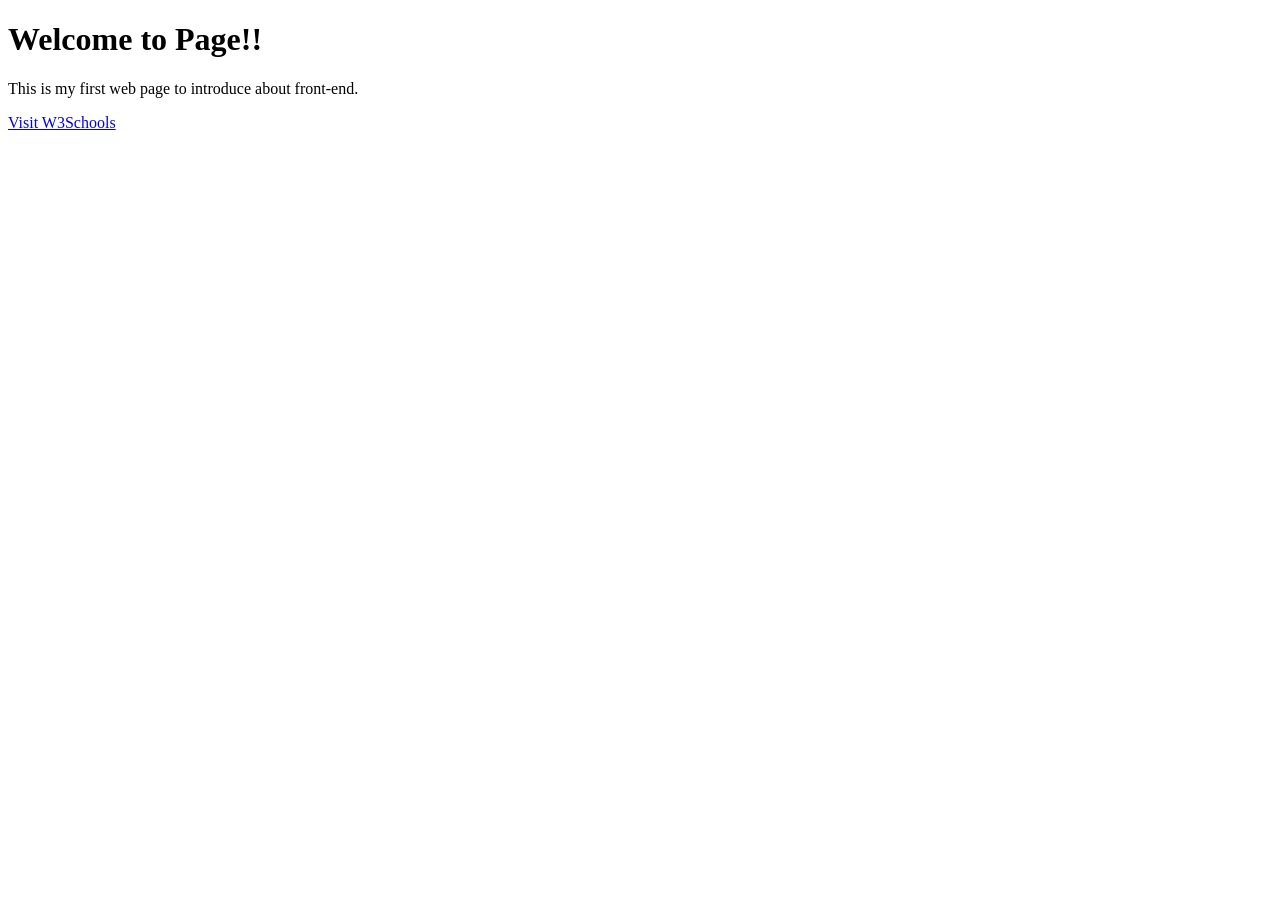
<file: Lectures/FEE/index.html>
<!DOCTYPE html>
<html lang="en">
<head>
    <meta charset="UTF-8">
    <meta name="viewport" content="width=device-width, initial-scale=1.0">
    <title>My First Web Page</title>
</head>
<body>
    <h1>Welcome to Page!!</h1>
    <p>This is my first web page to introduce about front-end.</p>
    <a href="https://www.w3schools.com">Visit W3Schools</a>
</body>
</html>
</file>
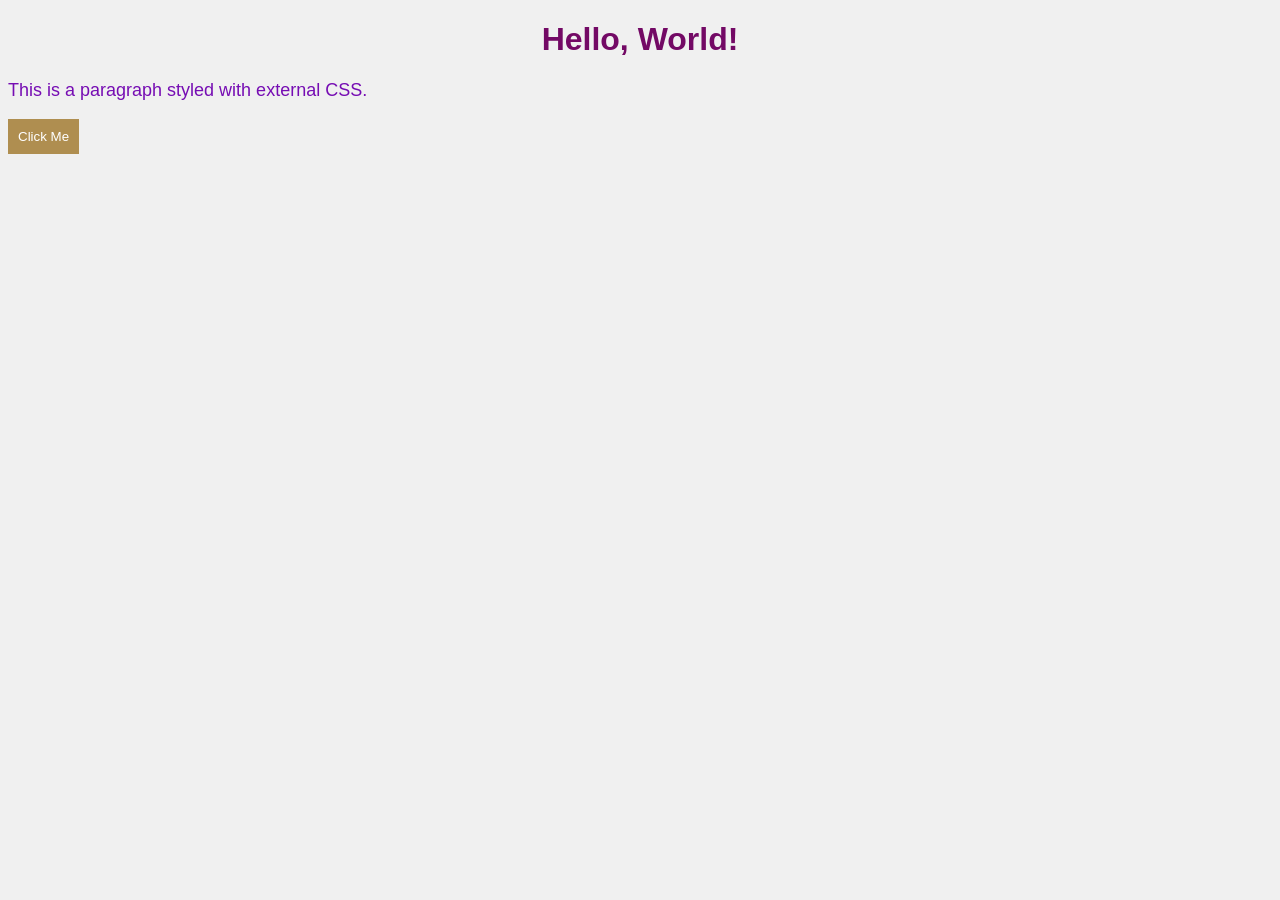
<file: Lectures/FEE/external_css.html>
<!DOCTYPE html>
<html>
<head>
    <title>External CSS Example</title>
    <!-- Linking the external CSS file -->
    <link rel="stylesheet" type="text/css" href="styles.css">
</head>
<body>

    <h1>Hello, World!</h1>

    <p>This is a paragraph styled with external CSS.</p>

    <button>Click Me</button>

</body>
</html>
</file>
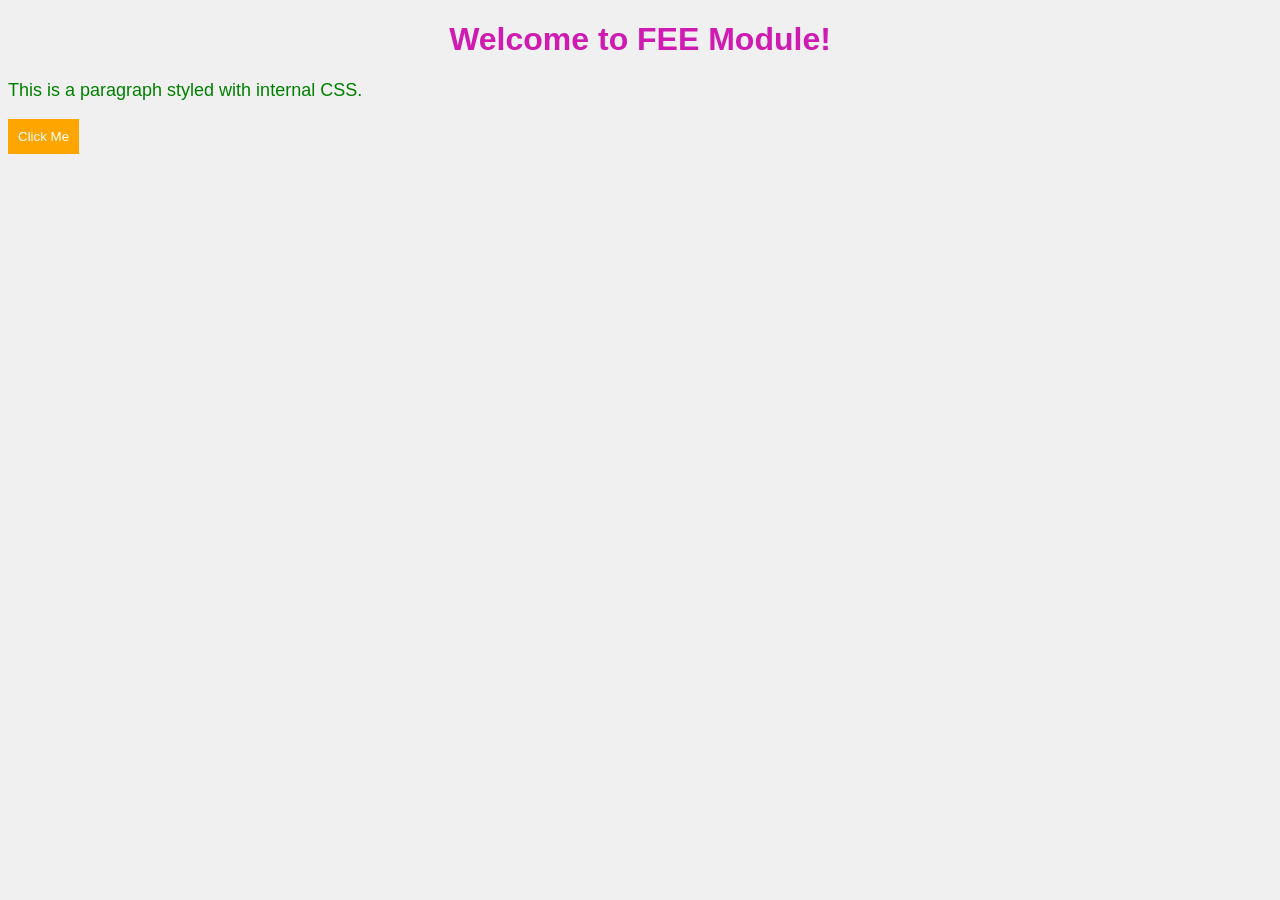
<file: Lectures/FEE/internal_css.html>
<!DOCTYPE html>
<html>
<head>
    <title>Internal CSS Example</title>
    <style>
        body {
            font-family: Arial, sans-serif;
            background-color: #f0f0f0;
        }

        h1 {
            color: rgb(207, 27, 177);
            text-align: center;
        }

        p {
            font-size: 18px;
            color: green;
        }

        button {
            background-color: orange;
            color: white;
            padding: 10px;
            border: none;
            cursor: pointer;
        }

        button:hover {
            background-color: rgb(120, 72, 13);
        }
    </style>
</head>
<body>

    <h1>Welcome to FEE Module!</h1>

    <p>This is a paragraph styled with internal CSS.</p>

    <button>Click Me</button>

</body>
</html>
</file>
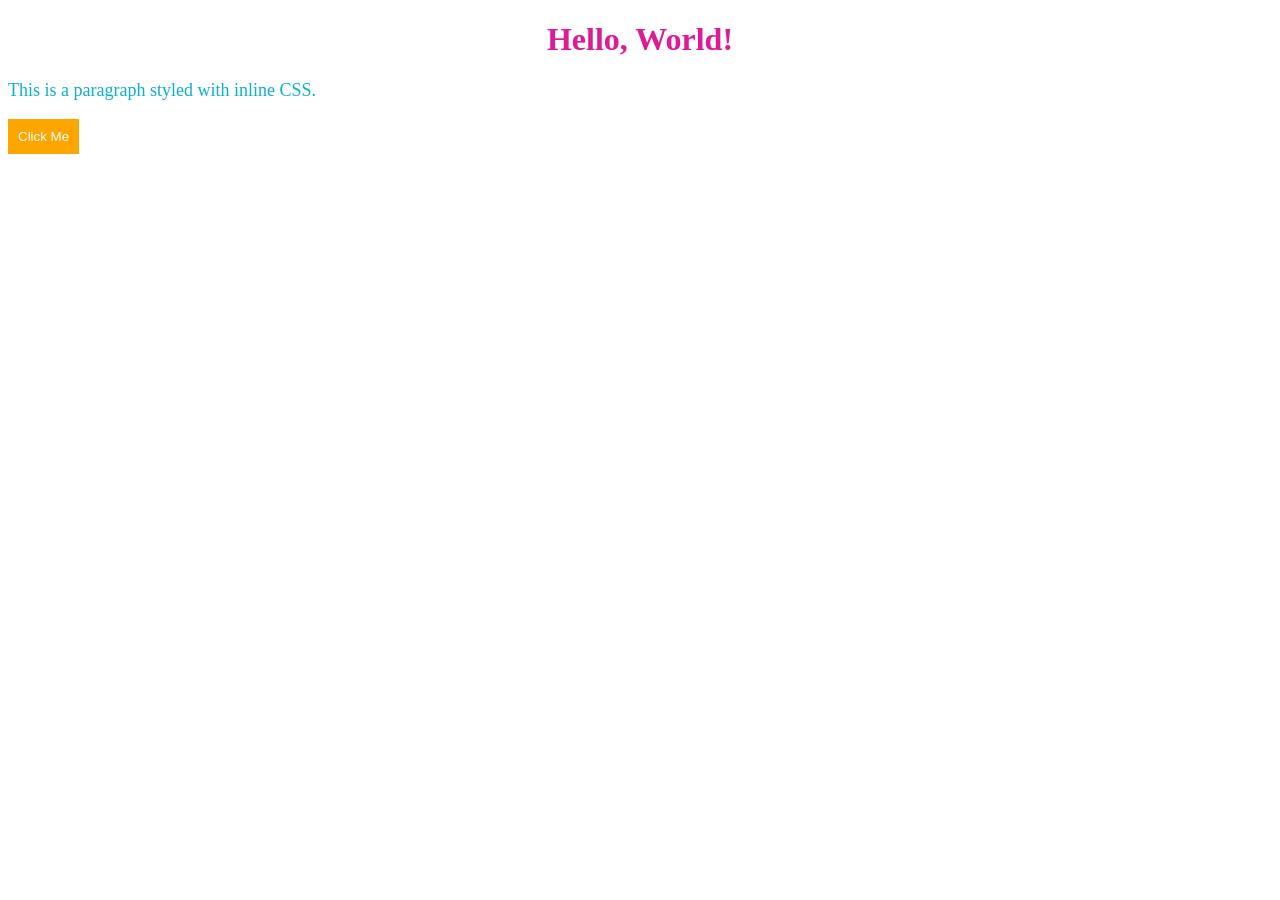
<file: Lectures/FEE/sample_code_inline.html>
<!DOCTYPE html>
<html>
<head>
    <title>Inline CSS Example</title>
</head>
<body>

    <h1 style="color: rgb(222, 27, 151); text-align: center;">Hello, World!</h1>

    <p style="font-size: 18px; color: rgb(11, 176, 205);">
        This is a paragraph styled with inline CSS.
    </p>

    <button style="background-color: orange; color: white; padding: 10px; border: none;">
        Click Me
    </button>

</body>
</html>
</file>
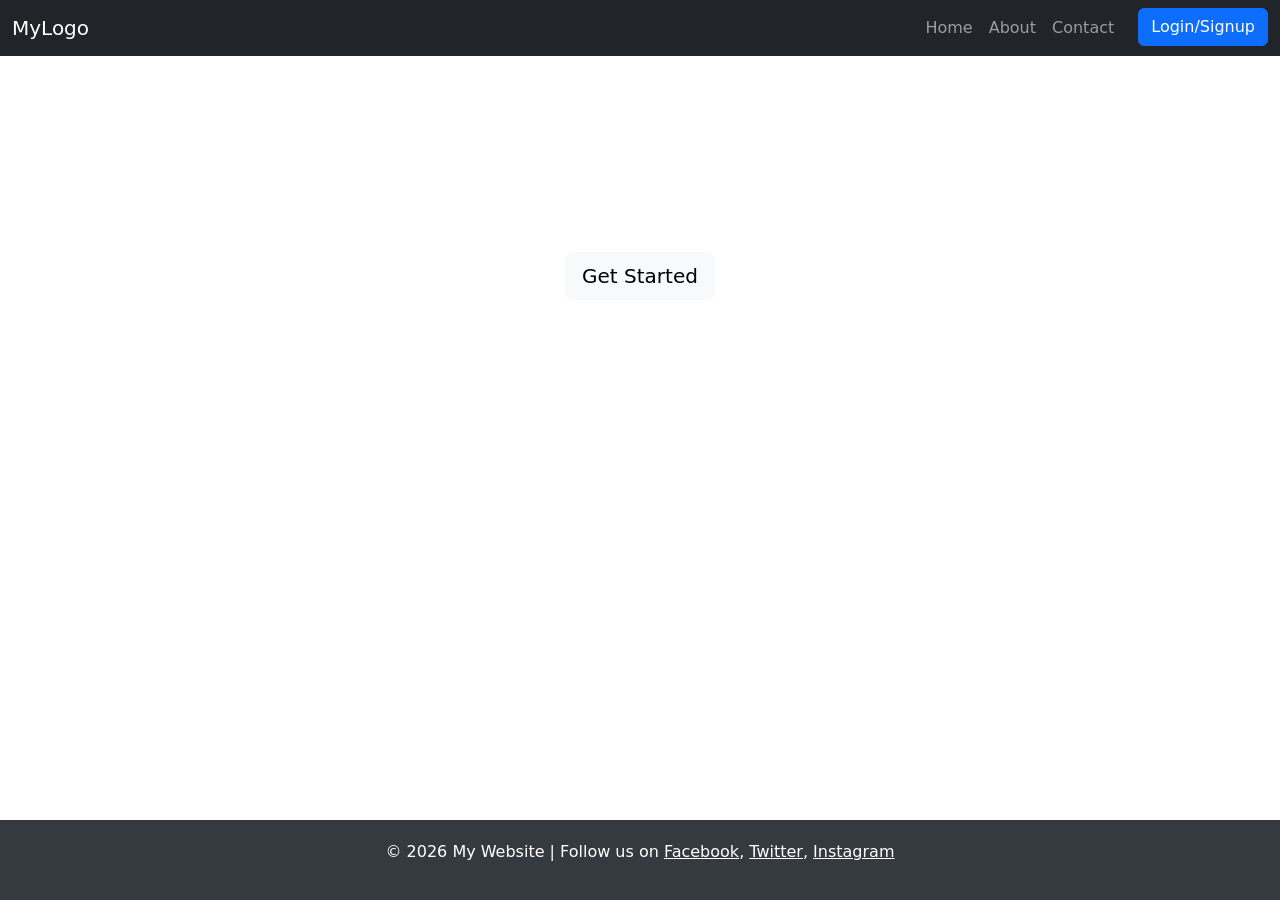
<file: Lectures/Mock/task1_demo.html>
<!DOCTYPE html>
<html lang="en">
<head>
  <meta charset="UTF-8">
  <meta name="viewport" content="width=device-width, initial-scale=1.0">
  <title>Homework Webpage</title>
  <!-- Bootstrap CSS -->
  <link href="https://cdn.jsdelivr.net/npm/bootstrap@5.3.0/dist/css/bootstrap.min.css" rel="stylesheet">
  <style>
    body {
      display: flex;
      flex-direction: column;
      min-height: 100vh;
    }
    main {
      flex: 1;
    }
    .hero {
      background: url('https://via.placeholder.com/1500x500') no-repeat center center;
      background-size: cover;
      color: white;
      text-align: center;
      padding: 100px 20px;
    }
    footer {
      background-color: #343a40;
      color: white;
      padding: 20px 0;
      text-align: center;
    }
    #scrollTopBtn {
      position: fixed;
      bottom: 40px;
      right: 40px;
      display: none;
      z-index: 99;
    }
  </style>
</head>
<body>

  <!-- Navbar -->
  <nav class="navbar navbar-expand-lg navbar-dark bg-dark">
    <div class="container-fluid">
      <a class="navbar-brand" href="#">MyLogo</a>
      <div class="collapse navbar-collapse justify-content-end">
        <ul class="navbar-nav">
          <li class="nav-item"><a class="nav-link" href="#">Home</a></li>
          <li class="nav-item"><a class="nav-link" href="#">About</a></li>
          <li class="nav-item"><a class="nav-link" href="#">Contact</a></li>
          <li class="nav-item"><a class="btn btn-primary ms-3" href="#">Login/Signup</a></li>
        </ul>
      </div>
    </div>
  </nav>

  <!-- Hero Section -->
  <main>
    <section class="hero">
      <h1>Welcome to My Website</h1>
      <p>Building modern web pages with Bootstrap</p>
      <a href="#" class="btn btn-light btn-lg">Get Started</a>
    </section>
  </main>

  <!-- Footer -->
  <footer>
    <p>&copy; 2026 My Website | Follow us on 
      <a href="#" class="text-white">Facebook</a>, 
      <a href="#" class="text-white">Twitter</a>, 
      <a href="#" class="text-white">Instagram</a>
    </p>
  </footer>

  <!-- Scroll-to-Top Button -->
  <button id="scrollTopBtn" class="btn btn-primary">
    ↑
  </button>

  <!-- Bootstrap JS -->
  <script src="https://cdn.jsdelivr.net/npm/bootstrap@5.3.0/dist/js/bootstrap.bundle.min.js"></script>
  <script>
    // Show button when scrolling down
    const scrollTopBtn = document.getElementById("scrollTopBtn");
    window.onscroll = function() {
      if (document.body.scrollTop > 100 || document.documentElement.scrollTop > 100) {
        scrollTopBtn.style.display = "block";
      } else {
        scrollTopBtn.style.display = "none";
      }
    };

    // Scroll to top smoothly
    scrollTopBtn.onclick = function() {
      window.scrollTo({ top: 0, behavior: 'smooth' });
    };
  </script>
</body>
</html>
</file>
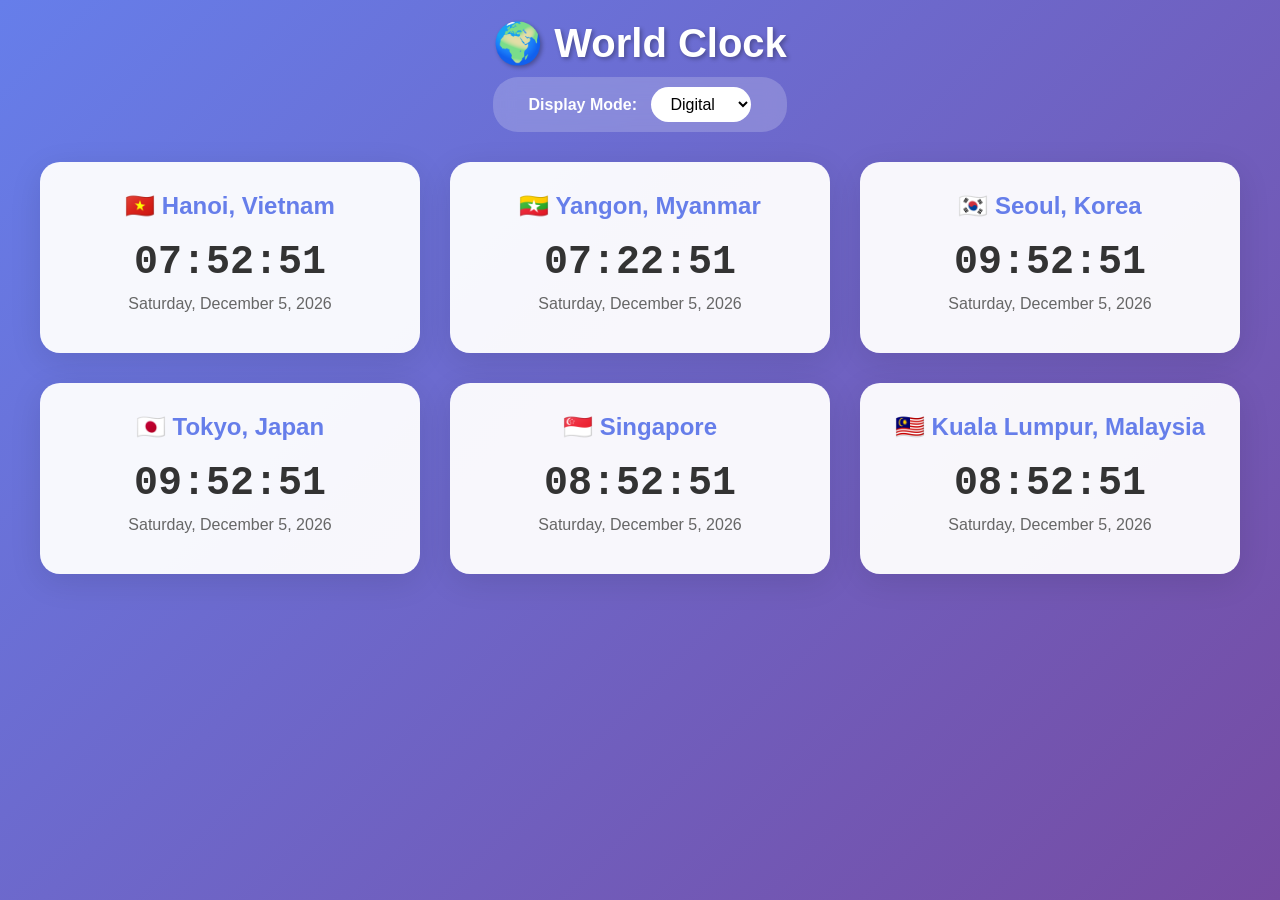
<file: Lectures/Mock/Task2_demo.html>
<!DOCTYPE html>
<html lang="en">
<head>
    <meta charset="UTF-8">
    <meta name="viewport" content="width=device-width, initial-scale=1.0">
    <title>World Clock</title>
    <style>
        * {
            margin: 0;
            padding: 0;
            box-sizing: border-box;
        }

        body {
            font-family: 'Segoe UI', Tahoma, Geneva, Verdana, sans-serif;
            background: linear-gradient(135deg, #667eea 0%, #764ba2 100%);
            min-height: 100vh;
            display: flex;
            flex-direction: column;
            align-items: center;
            padding: 20px;
        }

        .header {
            text-align: center;
            color: white;
            margin-bottom: 30px;
        }

        h1 {
            font-size: 2.5em;
            margin-bottom: 10px;
            text-shadow: 2px 2px 4px rgba(0,0,0,0.3);
        }

        .view-selector {
            background: rgba(255,255,255,0.2);
            padding: 10px 20px;
            border-radius: 25px;
            backdrop-filter: blur(10px);
        }

        select {
            padding: 8px 15px;
            font-size: 16px;
            border: none;
            border-radius: 20px;
            background: white;
            cursor: pointer;
            outline: none;
            transition: all 0.3s;
        }

        select:hover {
            transform: scale(1.05);
            box-shadow: 0 4px 8px rgba(0,0,0,0.2);
        }

        .clocks-container {
            display: grid;
            grid-template-columns: repeat(auto-fit, minmax(280px, 1fr));
            gap: 30px;
            width: 100%;
            max-width: 1200px;
        }

        .clock-card {
            background: rgba(255,255,255,0.95);
            border-radius: 20px;
            padding: 30px;
            box-shadow: 0 8px 32px rgba(0,0,0,0.1);
            transition: transform 0.3s;
        }

        .clock-card:hover {
            transform: translateY(-5px);
            box-shadow: 0 12px 40px rgba(0,0,0,0.15);
        }

        .city-name {
            font-size: 1.5em;
            font-weight: bold;
            color: #667eea;
            text-align: center;
            margin-bottom: 20px;
        }

        .digital-time {
            font-size: 2.5em;
            font-weight: bold;
            text-align: center;
            color: #333;
            font-family: 'Courier New', monospace;
            margin-bottom: 10px;
        }

        .digital-date {
            text-align: center;
            color: #666;
            font-size: 1em;
            margin-bottom: 10px;
        }

        .analog-clock {
            width: 200px;
            height: 200px;
            margin: 20px auto;
            position: relative;
            border: 8px solid #667eea;
            border-radius: 50%;
            background: white;
            box-shadow: 0 4px 20px rgba(0,0,0,0.1) inset;
        }

        .clock-center {
            position: absolute;
            width: 12px;
            height: 12px;
            background: #667eea;
            border-radius: 50%;
            top: 50%;
            left: 50%;
            transform: translate(-50%, -50%);
            z-index: 10;
        }

        .hand {
            position: absolute;
            bottom: 50%;
            left: 50%;
            transform-origin: bottom center;
            background: #333;
            border-radius: 10px;
        }

        .hour-hand {
            width: 6px;
            height: 50px;
            margin-left: -3px;
            background: #333;
        }

        .minute-hand {
            width: 4px;
            height: 70px;
            margin-left: -2px;
            background: #666;
        }

        .second-hand {
            width: 2px;
            height: 80px;
            margin-left: -1px;
            background: #e74c3c;
        }

        .clock-numbers {
            position: absolute;
            width: 100%;
            height: 100%;
        }

        .clock-number {
            position: absolute;
            width: 100%;
            height: 100%;
            text-align: center;
            font-weight: bold;
            color: #667eea;
        }

        .clock-number span {
            display: inline-block;
        }

        .hidden {
            display: none;
        }
    </style>
</head>
<body>
    <div class="header">
        <h1>🌍 World Clock</h1>
        <div class="view-selector">
            <label for="viewType" style="color: white; margin-right: 10px; font-weight: bold;">Display Mode:</label>
            <select id="viewType" onchange="changeView()">
                <option value="digital">Digital</option>
                <option value="analog">Analog</option>
                <option value="both">Both</option>
            </select>
        </div>
    </div>

    <div class="clocks-container" id="clocksContainer"></div>

    <script>
        const timezones = [
            { city: 'Hanoi, Vietnam', timezone: 'Asia/Ho_Chi_Minh', flag: '🇻🇳' },
            { city: 'Yangon, Myanmar', timezone: 'Asia/Yangon', flag: '🇲🇲' },
            { city: 'Seoul, Korea', timezone: 'Asia/Seoul', flag: '🇰🇷' },
            { city: 'Tokyo, Japan', timezone: 'Asia/Tokyo', flag: '🇯🇵' },
            { city: 'Singapore', timezone: 'Asia/Singapore', flag: '🇸🇬' },
            { city: 'Kuala Lumpur, Malaysia', timezone: 'Asia/Kuala_Lumpur', flag: '🇲🇾' }
        ];

        let currentView = 'digital';

        function createClockHTML(tz) {
            return `
                <div class="clock-card">
                    <div class="city-name">${tz.flag} ${tz.city}</div>
                    <div class="digital-display">
                        <div class="digital-time" id="time-${tz.timezone}"></div>
                        <div class="digital-date" id="date-${tz.timezone}"></div>
                    </div>
                    <div class="analog-display hidden">
                        <div class="analog-clock">
                            <div class="clock-numbers" id="numbers-${tz.timezone}"></div>
                            <div class="hand hour-hand" id="hour-${tz.timezone}"></div>
                            <div class="hand minute-hand" id="minute-${tz.timezone}"></div>
                            <div class="hand second-hand" id="second-${tz.timezone}"></div>
                            <div class="clock-center"></div>
                        </div>
                    </div>
                </div>
            `;
        }

        function initClocks() {
            const container = document.getElementById('clocksContainer');
            container.innerHTML = timezones.map(tz => createClockHTML(tz)).join('');
            
            timezones.forEach(tz => {
                const numbersDiv = document.getElementById(`numbers-${tz.timezone}`);
                for (let i = 1; i <= 12; i++) {
                    const numberDiv = document.createElement('div');
                    numberDiv.className = 'clock-number';
                    numberDiv.style.transform = `rotate(${i * 30}deg)`;
                    numberDiv.innerHTML = `<span style="transform: rotate(-${i * 30}deg); display: inline-block;">${i}</span>`;
                    numbersDiv.appendChild(numberDiv);
                }
            });
        }

        function updateClocks() {
            timezones.forEach(tz => {
                const now = new Date();
                const options = { timeZone: tz.timezone };
                
                const timeStr = now.toLocaleTimeString('en-US', {
                    ...options,
                    hour12: false,
                    hour: '2-digit',
                    minute: '2-digit',
                    second: '2-digit'
                });
                
                const dateStr = now.toLocaleDateString('en-US', {
                    ...options,
                    weekday: 'long',
                    year: 'numeric',
                    month: 'long',
                    day: 'numeric'
                });

                const timeEl = document.getElementById(`time-${tz.timezone}`);
                const dateEl = document.getElementById(`date-${tz.timezone}`);
                
                if (timeEl) timeEl.textContent = timeStr;
                if (dateEl) dateEl.textContent = dateStr;

                const localTime = new Date(now.toLocaleString('en-US', options));
                const hours = localTime.getHours();
                const minutes = localTime.getMinutes();
                const seconds = localTime.getSeconds();

                const hourHand = document.getElementById(`hour-${tz.timezone}`);
                const minuteHand = document.getElementById(`minute-${tz.timezone}`);
                const secondHand = document.getElementById(`second-${tz.timezone}`);

                if (hourHand) {
                    const hourDeg = (hours % 12) * 30 + minutes * 0.5;
                    hourHand.style.transform = `rotate(${hourDeg}deg)`;
                }

                if (minuteHand) {
                    const minuteDeg = minutes * 6 + seconds * 0.1;
                    minuteHand.style.transform = `rotate(${minuteDeg}deg)`;
                }

                if (secondHand) {
                    const secondDeg = seconds * 6;
                    secondHand.style.transform = `rotate(${secondDeg}deg)`;
                }
            });
        }

        function changeView() {
            currentView = document.getElementById('viewType').value;
            const digitalDisplays = document.querySelectorAll('.digital-display');
            const analogDisplays = document.querySelectorAll('.analog-display');

            digitalDisplays.forEach(el => {
                if (currentView === 'analog') {
                    el.classList.add('hidden');
                } else {
                    el.classList.remove('hidden');
                }
            });

            analogDisplays.forEach(el => {
                if (currentView === 'digital') {
                    el.classList.add('hidden');
                } else {
                    el.classList.remove('hidden');
                }
            });
        }

        initClocks();
        updateClocks();
        setInterval(updateClocks, 1000);
    </script>
</body>
</html>
</file>
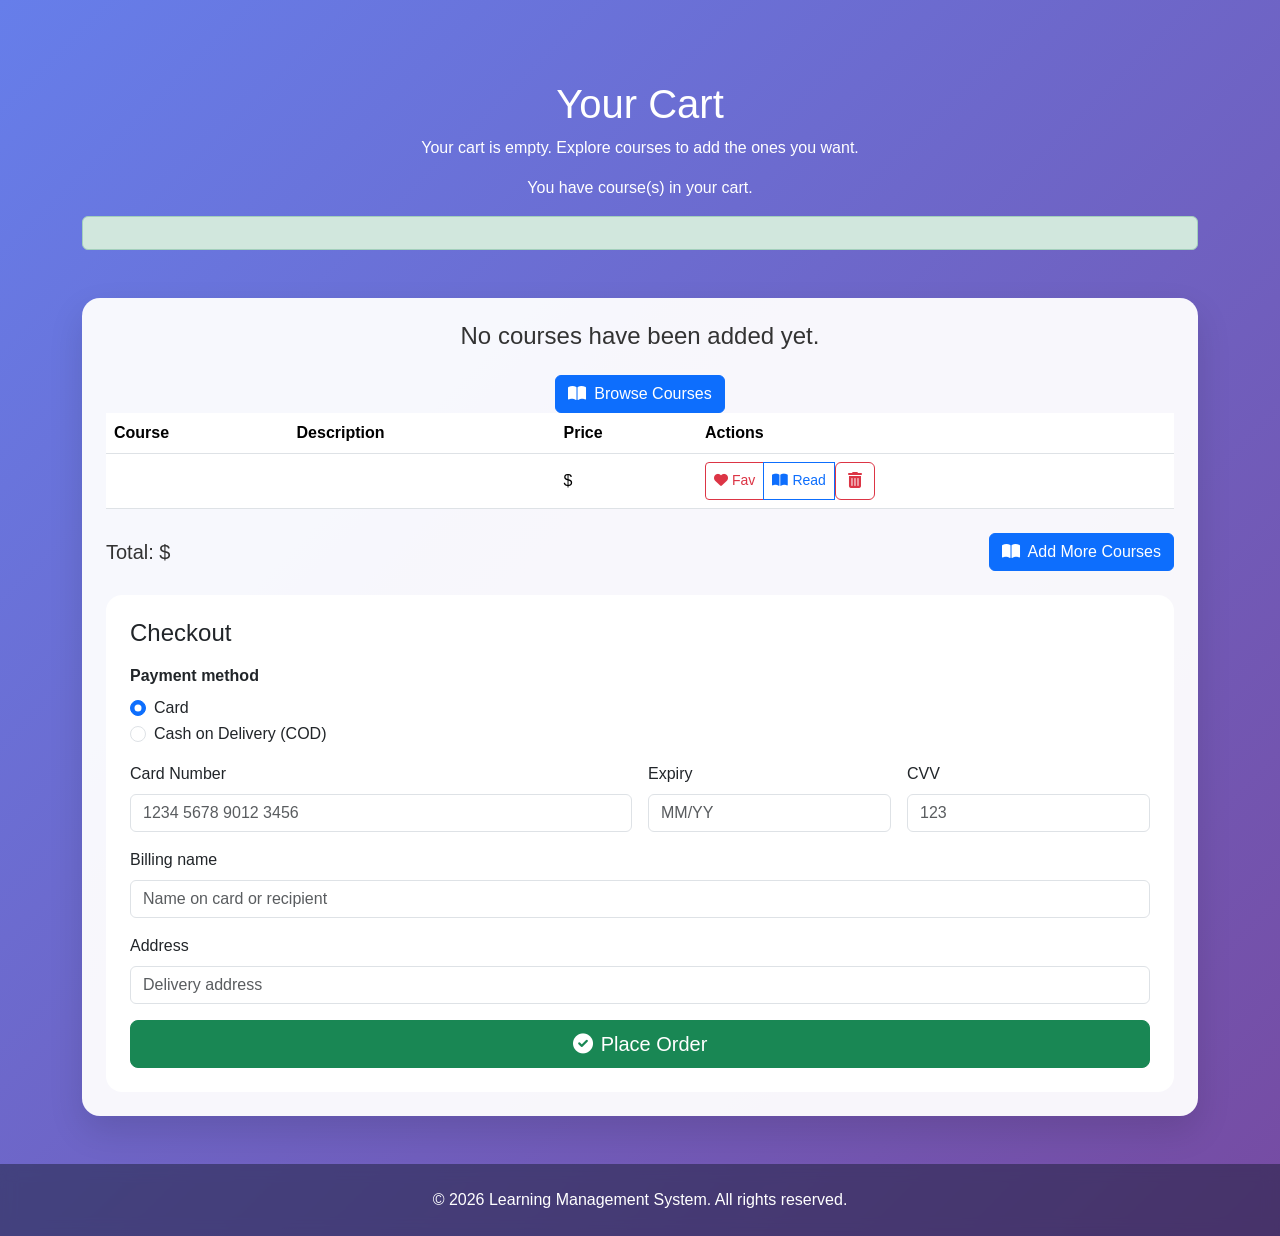
<file: demo/src/main/resources/templates/cart.html>
<!DOCTYPE html>
<html lang="en" xmlns:th="http://www.thymeleaf.org">
<head>
    <meta charset="UTF-8">
    <meta name="viewport" content="width=device-width, initial-scale=1.0">
    <title>Cart - Learning Management System</title>
    <link href="https://cdn.jsdelivr.net/npm/bootstrap@5.3.0/dist/css/bootstrap.min.css" rel="stylesheet">
    <link rel="stylesheet" href="https://cdnjs.cloudflare.com/ajax/libs/font-awesome/6.0.0/css/all.min.css">
    <style>
        body {
            background: linear-gradient(135deg, #667eea 0%, #764ba2 100%);
            min-height: 100vh;
            color: #fff;
            font-family: 'Segoe UI', Tahoma, Geneva, Verdana, sans-serif;
        }
        .page-header {
            padding: 5rem 0 2rem;
            text-align: center;
        }
        .card-transparent {
            background: rgba(255, 255, 255, 0.95);
            color: #333;
            border: none;
            border-radius: 18px;
            box-shadow: 0 15px 35px rgba(0, 0, 0, 0.12);
        }
        .site-footer {
            background: rgba(17, 24, 39, 0.45);
            backdrop-filter: blur(8px);
        }
        .scroll-top-btn {
            position: fixed;
            right: 1rem;
            bottom: 1rem;
            width: 44px;
            height: 44px;
            border: none;
            border-radius: 50%;
            background: rgba(255, 255, 255, 0.25);
            color: #fff;
            z-index: 1200;
            display: none;
            box-shadow: 0 8px 20px rgba(0, 0, 0, 0.25);
        }
        .scroll-top-btn.show {
            display: inline-flex;
            align-items: center;
            justify-content: center;
        }
    </style>
    <th:block th:replace="~{fragments/navbar :: navbarStyles}"></th:block>
</head>
<body>
    <nav th:replace="~{fragments/navbar :: navbarShell(false, false, '', '/home', false, '')}"></nav>

    <section class="page-header">
        <div class="container">
            <h1>Your Cart</h1>
            <p th:if="${cartCount == 0}">Your cart is empty. Explore courses to add the ones you want.</p>
            <p th:if="${cartCount > 0}">You have <span th:text="${cartCount}"></span> course(s) in your cart.</p>
            <div th:if="${message}" class="alert alert-success text-dark mt-3" th:text="${message}"></div>
        </div>
    </section>

    <section class="container pb-5">
        <div class="row justify-content-center">
            <div class="col-12">
                <div class="card card-transparent p-4">
                    <div th:if="${cartCount == 0}">
                        <h4 class="text-center">No courses have been added yet.</h4>
                        <div class="text-center mt-4">
                            <a href="/courses" class="btn btn-primary"><i class="fas fa-book-open me-2"></i>Browse Courses</a>
                        </div>
                    </div>
                    <div th:if="${cartCount > 0}">
                        <table class="table align-middle">
                            <thead>
                                <tr>
                                    <th>Course</th>
                                    <th>Description</th>
                                    <th>Price</th>
                                    <th>Actions</th>
                                </tr>
                            </thead>
                            <tbody>
                                <tr th:each="course : ${cartItems}">
                                    <td th:text="${course.title}"></td>
                                    <td th:text="${course.description}"></td>
                                    <td>$<span th:text="${course.price}"></span></td>
                                    <td>
                                        <div class="btn-group btn-group-sm" role="group">
                                            <button type="button" class="btn btn-outline-danger" th:onclick="'toggleFavorite(' + ${course.id} + ')'">
                                                <i class="fas fa-heart me-1"></i>Fav
                                            </button>
                                            <button type="button" class="btn btn-outline-primary" th:onclick="'window.location.href=&quot;/course-detail?courseId=' + ${course.id} + '&quot;'">
                                                <i class="fas fa-book-open me-1"></i>Read
                                            </button>
                                            <form th:action="@{/cart/remove}" method="post" style="display: inline;">
                                                <input type="hidden" name="courseId" th:value="${course.id}" />
                                                <button type="submit" class="btn btn-outline-danger"><i class="fas fa-trash-alt"></i></button>
                                            </form>
                                        </div>
                                    </td>
                                </tr>
                            </tbody>
                        </table>
                        <div class="d-flex justify-content-between align-items-center mt-4">
                            <p class="h5 mb-0">Total: $<span th:text="${cartTotal}"></span></p>
                            <a href="/courses" class="btn btn-primary"><i class="fas fa-book-open me-2"></i>Add More Courses</a>
                        </div>
                        <div class="mt-4 p-4 bg-white rounded-4 text-dark">
                            <h4 class="mb-3">Checkout</h4>
                            <form th:action="@{/checkout}" method="post" id="checkoutForm">
                                <div class="mb-3">
                                    <label class="form-label fw-semibold">Payment method</label>
                                    <div class="form-check">
                                        <input class="form-check-input" type="radio" name="paymentMethod" id="paymentCard" value="card" checked onchange="toggleCardFields()">
                                        <label class="form-check-label" for="paymentCard">Card</label>
                                    </div>
                                    <div class="form-check">
                                        <input class="form-check-input" type="radio" name="paymentMethod" id="paymentCod" value="cod" onchange="toggleCardFields()">
                                        <label class="form-check-label" for="paymentCod">Cash on Delivery (COD)</label>
                                    </div>
                                </div>
                                <div id="cardFields" class="row g-3 mb-3">
                                    <div class="col-md-6">
                                        <label for="cardNumber" class="form-label">Card Number</label>
                                        <input type="text" class="form-control" id="cardNumber" name="cardNumber" placeholder="1234 5678 9012 3456" required>
                                    </div>
                                    <div class="col-md-3">
                                        <label for="cardExpiry" class="form-label">Expiry</label>
                                        <input type="text" class="form-control" id="cardExpiry" name="cardExpiry" placeholder="MM/YY" required>
                                    </div>
                                    <div class="col-md-3">
                                        <label for="cardCvv" class="form-label">CVV</label>
                                        <input type="text" class="form-control" id="cardCvv" name="cardCvv" placeholder="123" required>
                                    </div>
                                </div>
                                <div class="mb-3">
                                    <label for="billingName" class="form-label">Billing name</label>
                                    <input type="text" class="form-control" id="billingName" name="billingName" placeholder="Name on card or recipient" required>
                                </div>
                                <div class="mb-3">
                                    <label for="billingAddress" class="form-label">Address</label>
                                    <input type="text" class="form-control" id="billingAddress" name="billingAddress" placeholder="Delivery address" required>
                                </div>
                                <button type="submit" class="btn btn-success btn-lg w-100">
                                    <i class="fas fa-check-circle me-2"></i>Place Order
                                </button>
                            </form>
                        </div>
                    </div>
                </div>
            </div>
        </div>
    </section>

    <footer class="site-footer text-white">
        <div class="container py-4 text-center">
            <p class="mb-0">&copy; 2026 Learning Management System. All rights reserved.</p>
        </div>
    </footer>
    <button id="scrollTopBtn" class="scroll-top-btn" onclick="scrollToTop()" aria-label="Back to top">
        <i class="fas fa-arrow-up"></i>
    </button>

    <script>
        const cartCourseList = [
            { id: 1, title: 'SQL Mastery' },
            { id: 2, title: 'Git Essentials' },
            { id: 3, title: 'DSA Fundamentals' },
            { id: 4, title: 'Java Essentials' },
            { id: 5, title: 'Spring Framework' },
            { id: 6, title: 'Mock Project' }
        ];

        let favoriteCourseIds = JSON.parse(localStorage.getItem('favoriteCourseIds') || '[]');

        function toggleFavorite(courseId) {
            const index = favoriteCourseIds.indexOf(courseId);
            if (index >= 0) {
                favoriteCourseIds.splice(index, 1);
            } else {
                favoriteCourseIds.push(courseId);
            }
            localStorage.setItem('favoriteCourseIds', JSON.stringify(favoriteCourseIds));
            alert('Course ' + (index >= 0 ? 'removed from' : 'added to') + ' favorites!');
        }

        function toggleCardFields() {
            const isCard = document.getElementById('paymentCard').checked;
            const cardFields = document.getElementById('cardFields');
            const cardInputs = cardFields.querySelectorAll('input');
            cardFields.style.display = isCard ? 'flex' : 'none';
            cardInputs.forEach(input => {
                if (isCard) {
                    input.removeAttribute('disabled');
                    if (input.required) input.required = true;
                } else {
                    input.setAttribute('disabled', 'disabled');
                    input.required = false;
                }
            });
        }

        document.addEventListener('DOMContentLoaded', function() {
            toggleCardFields();
        });

        function scrollToTop() {
            window.scrollTo({ top: 0, behavior: 'smooth' });
        }
        window.addEventListener('scroll', () => {
            const btn = document.getElementById('scrollTopBtn');
            if (!btn) return;
            if (window.scrollY > 200) btn.classList.add('show');
            else btn.classList.remove('show');
        });
    </script>
    <script src="https://cdn.jsdelivr.net/npm/bootstrap@5.3.0/dist/js/bootstrap.bundle.min.js"></script>
</body>
</html>
</file>
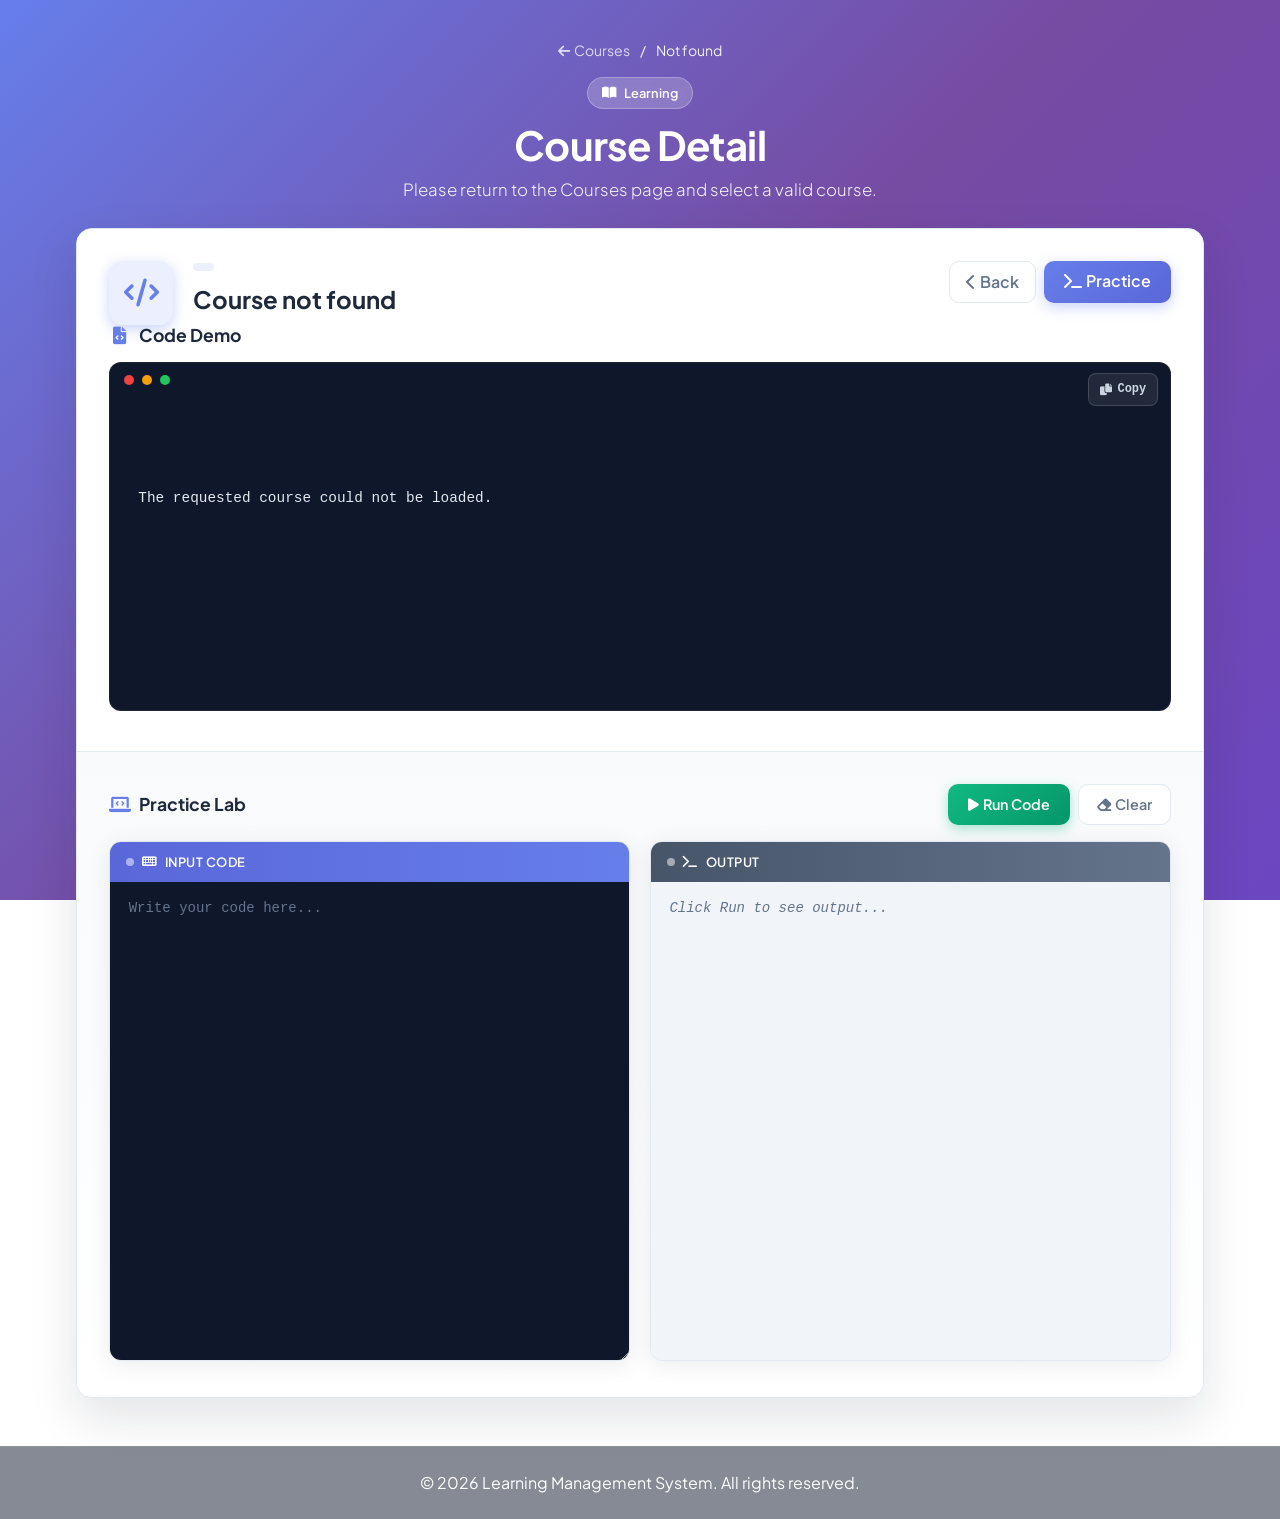
<file: demo/src/main/resources/templates/course-detail.html>
<!DOCTYPE html>
<html lang="en" xmlns:th="http://www.thymeleaf.org">
<head>
    <meta charset="UTF-8">
    <meta name="viewport" content="width=device-width, initial-scale=1.0">
    <title>Course Detail - Learning Management System</title>
    <link href="https://cdn.jsdelivr.net/npm/bootstrap@5.3.0/dist/css/bootstrap.min.css" rel="stylesheet">
    <link rel="stylesheet" href="https://cdnjs.cloudflare.com/ajax/libs/font-awesome/6.0.0/css/all.min.css">
    <link rel="preconnect" href="https://fonts.googleapis.com">
    <link rel="preconnect" href="https://fonts.gstatic.com" crossorigin>
    <link href="https://fonts.googleapis.com/css2?family=Plus+Jakarta+Sans:wght@400;500;600;700&display=swap" rel="stylesheet">
    <style>
        :root {
            --accent: #667eea;
            --accent-dark: #5a67d8;
            --accent-soft: rgba(102, 126, 234, 0.12);
            --accent-glow: rgba(102, 126, 234, 0.35);
            --surface: #ffffff;
            --surface-muted: #f8fafc;
            --text: #1e293b;
            --text-muted: #64748b;
            --border: #e2e8f0;
            --code-bg: #0f172a;
            --code-text: #e2e8f0;
            --success: #10b981;
            --radius: 16px;
            --shadow: 0 4px 24px rgba(15, 23, 42, 0.08);
            --shadow-lg: 0 20px 50px rgba(15, 23, 42, 0.12);
        }
        body {
            background: linear-gradient(135deg, #667eea 0%, #764ba2 50%, #6b46c1 100%);
            background-attachment: fixed;
            min-height: 100vh;
            font-family: 'Plus Jakarta Sans', 'Segoe UI', sans-serif;
            color: #fff;
            display: flex;
            flex-direction: column;
        }
        .navbar {
            position: sticky;
            top: 0;
            z-index: 1100;
            backdrop-filter: blur(12px);
            background: rgba(15, 23, 42, 0.4) !important;
            border-bottom: 1px solid rgba(255, 255, 255, 0.08);
        }
        .nav-link { color: rgba(255, 255, 255, 0.85); transition: color 0.2s; }
        .nav-link:hover { color: #fff; }
        .course-hero {
            padding: 2.5rem 0 1.5rem;
        }
        .breadcrumb-course {
            font-size: 0.875rem;
            opacity: 0.9;
            margin-bottom: 1rem;
        }
        .breadcrumb-course a {
            color: rgba(255, 255, 255, 0.85);
            text-decoration: none;
        }
        .breadcrumb-course a:hover { color: #fff; text-decoration: underline; }
        .hero-badge {
            display: inline-flex;
            align-items: center;
            gap: 0.5rem;
            background: rgba(255, 255, 255, 0.2);
            backdrop-filter: blur(8px);
            border: 1px solid rgba(255, 255, 255, 0.25);
            padding: 0.35rem 0.85rem;
            border-radius: 999px;
            font-size: 0.8rem;
            font-weight: 600;
            margin-bottom: 0.75rem;
        }
        .course-hero h1 {
            font-size: clamp(1.75rem, 4vw, 2.5rem);
            font-weight: 700;
            margin-bottom: 0.5rem;
            letter-spacing: -0.02em;
        }
        .course-hero .lead {
            font-size: 1.05rem;
            opacity: 0.92;
            max-width: 640px;
            margin: 0 auto;
            line-height: 1.6;
        }
        .detail-card {
            background: var(--surface);
            border: 1px solid var(--border);
            border-radius: var(--radius);
            box-shadow: var(--shadow-lg);
            color: var(--text);
            overflow: hidden;
        }
        .course-detail-wrap {
            max-width: 1600px;
            margin-left: auto;
            margin-right: auto;
        }
        .course-header-panel {
            display: flex;
            flex-wrap: wrap;
            gap: 1.5rem;
            align-items: flex-start;
            justify-content: space-between;
            padding: 2rem 2rem 0;
        }
        .course-title-block {
            display: flex;
            gap: 1.25rem;
            align-items: flex-start;
            flex: 1;
            min-width: 0;
        }
        .course-icon-wrap {
            width: 64px;
            height: 64px;
            border-radius: 14px;
            background: var(--accent-soft);
            color: var(--accent);
            display: flex;
            align-items: center;
            justify-content: center;
            font-size: 1.75rem;
            flex-shrink: 0;
            box-shadow: 0 4px 14px var(--accent-glow);
        }
        .course-title-block h2 {
            font-size: 1.5rem;
            font-weight: 700;
            margin-bottom: 0.35rem;
            color: var(--text);
        }
        .category-pill {
            display: inline-block;
            background: var(--accent-soft);
            color: var(--accent-dark);
            font-size: 0.75rem;
            font-weight: 600;
            padding: 0.25rem 0.65rem;
            border-radius: 6px;
            margin-bottom: 0.5rem;
        }
        .ref-link-card {
            display: inline-flex;
            align-items: center;
            gap: 0.5rem;
            padding: 0.5rem 0.85rem;
            background: var(--surface-muted);
            border: 1px solid var(--border);
            border-radius: 10px;
            text-decoration: none;
            color: var(--accent-dark);
            font-weight: 500;
            font-size: 0.9rem;
            transition: all 0.2s;
        }
        .ref-link-card:hover {
            background: var(--accent-soft);
            border-color: var(--accent);
            color: var(--accent-dark);
            transform: translateY(-1px);
        }
        .action-buttons {
            display: flex;
            flex-wrap: wrap;
            gap: 0.5rem;
        }
        .btn-back {
            border: 1px solid var(--border);
            color: var(--text-muted);
            border-radius: 10px;
            padding: 0.5rem 1rem;
            font-weight: 600;
            background: var(--surface);
        }
        .btn-back:hover {
            background: var(--surface-muted);
            color: var(--text);
            border-color: var(--border);
        }
        .btn-practice {
            background: linear-gradient(135deg, var(--accent), var(--accent-dark));
            border: none;
            color: #fff;
            border-radius: 10px;
            padding: 0.5rem 1.25rem;
            font-weight: 600;
            box-shadow: 0 4px 14px var(--accent-glow);
        }
        .btn-practice:hover {
            color: #fff;
            transform: translateY(-2px);
            box-shadow: 0 6px 20px var(--accent-glow);
        }
        .section-block {
            padding: 0 2rem 2rem;
        }
        .section-title {
            display: flex;
            align-items: center;
            gap: 0.6rem;
            font-size: 1.1rem;
            font-weight: 700;
            color: var(--text);
            margin-bottom: 1rem;
        }
        .section-title i {
            color: var(--accent);
            width: 1.25rem;
            text-align: center;
        }
        .code-box {
            background: var(--code-bg);
            color: var(--code-text);
            padding: 1.5rem 1.75rem;
            border-radius: 12px;
            overflow-x: auto;
            font-family: 'Cascadia Code', 'Fira Code', Consolas, monospace;
            font-size: 0.9rem;
            line-height: 1.65;
            white-space: pre-wrap;
            border: 1px solid rgba(255, 255, 255, 0.06);
            position: relative;
            min-height: 240px;
        }
        .code-box::before {
            content: '';
            position: absolute;
            top: 12px;
            left: 14px;
            width: 10px;
            height: 10px;
            border-radius: 50%;
            background: #ef4444;
            box-shadow: 18px 0 0 #f59e0b, 36px 0 0 #22c55e;
        }
        .code-box-inner {
            padding-top: 1.75rem;
            padding-right: 2.5rem;
            min-height: 180px;
        }
        .btn-copy-demo {
            position: absolute;
            top: 10px;
            right: 12px;
            z-index: 2;
            display: inline-flex;
            align-items: center;
            gap: 0.35rem;
            padding: 0.35rem 0.65rem;
            font-size: 0.75rem;
            font-weight: 600;
            color: #cbd5e1;
            background: rgba(255, 255, 255, 0.08);
            border: 1px solid rgba(255, 255, 255, 0.15);
            border-radius: 8px;
            cursor: pointer;
            transition: all 0.2s;
        }
        .btn-copy-demo:hover {
            color: #fff;
            background: rgba(255, 255, 255, 0.15);
            border-color: rgba(255, 255, 255, 0.25);
        }
        .btn-copy-demo.copied {
            color: #6ee7b7;
            border-color: rgba(110, 231, 183, 0.4);
        }
        .practice-section {
            background: linear-gradient(180deg, var(--surface-muted) 0%, var(--surface) 100%);
            border-top: 1px solid var(--border);
            padding: 2rem 2rem 2.25rem;
            margin-top: 0.5rem;
        }
        .practice-toolbar {
            display: flex;
            flex-wrap: wrap;
            align-items: center;
            justify-content: space-between;
            gap: 1rem;
            margin-bottom: 1rem;
        }
        .practice-toolbar .section-title { margin-bottom: 0; }
        .run-button-group {
            display: flex;
            gap: 0.5rem;
        }
        .btn-run {
            background: linear-gradient(135deg, var(--success), #059669);
            border: none;
            color: #fff;
            border-radius: 10px;
            padding: 0.55rem 1.25rem;
            font-weight: 600;
            font-size: 0.9rem;
            box-shadow: 0 4px 12px rgba(16, 185, 129, 0.35);
        }
        .btn-run:hover {
            color: #fff;
            transform: translateY(-1px);
            box-shadow: 0 6px 16px rgba(16, 185, 129, 0.4);
        }
        .btn-clear {
            border: 1px solid var(--border);
            background: var(--surface);
            color: var(--text-muted);
            border-radius: 10px;
            padding: 0.55rem 1.1rem;
            font-weight: 600;
            font-size: 0.9rem;
        }
        .btn-clear:hover {
            background: #fef2f2;
            border-color: #fecaca;
            color: #dc2626;
        }
        .code-editor-container {
            display: grid;
            grid-template-columns: 1fr 1fr;
            gap: 1.25rem;
            min-height: 520px;
        }
        .editor-section,
        .output-section {
            border-radius: 12px;
            overflow: hidden;
            border: 1px solid var(--border);
            box-shadow: var(--shadow);
            display: flex;
            flex-direction: column;
            background: var(--surface);
        }
        .panel-header {
            display: flex;
            align-items: center;
            gap: 0.5rem;
            padding: 0.65rem 1rem;
            font-size: 0.8rem;
            font-weight: 600;
            text-transform: uppercase;
            letter-spacing: 0.04em;
            color: #fff;
            background: linear-gradient(90deg, var(--accent-dark), var(--accent));
        }
        .panel-header.output-header {
            background: linear-gradient(90deg, #475569, #64748b);
        }
        .panel-header .dot {
            width: 8px;
            height: 8px;
            border-radius: 50%;
            background: rgba(255, 255, 255, 0.5);
        }
        .code-editor {
            background: #0f172a;
            color: #cbd5e1;
            font-family: 'Cascadia Code', 'Fira Code', Consolas, monospace;
            font-size: 0.875rem;
            padding: 1rem 1.15rem;
            border: none;
            resize: vertical;
            min-height: 440px;
            flex: 1;
            line-height: 1.55;
            white-space: pre;
        }
        .code-editor:focus {
            outline: none;
            box-shadow: inset 0 0 0 2px var(--accent);
        }
        .code-editor::placeholder { color: #64748b; }
        .output-content {
            background: #f1f5f9;
            color: var(--text);
            padding: 1rem 1.15rem;
            overflow: auto;
            font-family: 'Cascadia Code', Consolas, monospace;
            font-size: 0.875rem;
            white-space: pre-wrap;
            flex: 1;
            min-height: 440px;
            line-height: 1.55;
        }
        .output-content.is-empty {
            color: var(--text-muted);
            font-style: italic;
        }
        .output-content.is-error { color: #dc2626; }
        .output-content.is-success { color: #047857; }
        .web-practice-container {
            display: grid;
            grid-template-columns: 1fr 1fr;
            gap: 1.25rem;
            min-height: 640px;
        }
        .web-editors-column {
            display: flex;
            flex-direction: column;
            gap: 0.85rem;
            min-height: 640px;
        }
        .web-editor-block {
            border-radius: 12px;
            overflow: hidden;
            border: 1px solid var(--border);
            box-shadow: var(--shadow);
            display: flex;
            flex-direction: column;
            background: var(--surface);
            flex: 1;
            min-height: 0;
        }
        .web-editor-block .panel-header.html-header {
            background: linear-gradient(90deg, #e34c26, #f06529);
        }
        .web-editor-block .panel-header.css-header {
            background: linear-gradient(90deg, #264de4, #2965f1);
        }
        .web-editor-block .panel-header.js-header {
            background: linear-gradient(90deg, #f7df1e, #f0db4f);
            color: #1e293b;
        }
        .web-editor-block .panel-header.js-header .dot {
            background: rgba(30, 41, 59, 0.35);
        }
        .web-code-editor {
            background: #0f172a;
            color: #cbd5e1;
            font-family: 'Cascadia Code', 'Fira Code', Consolas, monospace;
            font-size: 0.8rem;
            padding: 0.75rem 0.9rem;
            border: none;
            resize: none;
            flex: 1;
            min-height: 150px;
            line-height: 1.5;
            white-space: pre;
        }
        .web-code-editor:focus {
            outline: none;
            box-shadow: inset 0 0 0 2px var(--accent);
        }
        .web-preview-section {
            border-radius: 12px;
            overflow: hidden;
            border: 1px solid var(--border);
            box-shadow: var(--shadow);
            display: flex;
            flex-direction: column;
            background: var(--surface);
            min-height: 640px;
        }
        .web-preview-frame {
            flex: 1;
            width: 100%;
            min-height: 580px;
            border: none;
            background: #fff;
        }
        .d-none-practice { display: none !important; }
        @media (max-width: 991px) {
            .code-editor-container,
            .web-practice-container {
                grid-template-columns: 1fr;
            }
            .course-header-panel { padding: 1.25rem 1.25rem 0; }
            .section-block, .practice-section { padding-left: 1.25rem; padding-right: 1.25rem; }
        }
        .site-footer {
            background: rgba(15, 23, 42, 0.5);
            backdrop-filter: blur(8px);
            margin-top: auto;
            border-top: 1px solid rgba(255, 255, 255, 0.08);
        }
        .scroll-top-btn {
            position: fixed;
            right: 1.25rem;
            bottom: 1.25rem;
            width: 48px;
            height: 48px;
            border: none;
            border-radius: 14px;
            background: linear-gradient(135deg, var(--accent), var(--accent-dark));
            color: #fff;
            z-index: 1200;
            display: none;
            box-shadow: 0 8px 24px var(--accent-glow);
            align-items: center;
            justify-content: center;
            transition: transform 0.2s;
        }
        .scroll-top-btn:hover { transform: translateY(-3px); color: #fff; }
        .scroll-top-btn.show { display: inline-flex; }
    </style>
    <th:block th:replace="~{fragments/navbar :: navbarStyles}"></th:block>
</head>
<body>
    <nav th:replace="~{fragments/navbar :: navbarShell(false, false, '', '/home', false, '')}"></nav>

    <section class="course-hero">
        <div class="container text-center">
            <nav class="breadcrumb-course" aria-label="breadcrumb">
                <a href="/courses"><i class="fas fa-arrow-left me-1"></i>Courses</a>
                <span class="mx-2">/</span>
                <span id="breadcrumbTitle">Course</span>
            </nav>
            <div class="hero-badge" id="heroBadge">
                <i class="fas fa-book-open"></i>
                <span id="heroCategory">Learning</span>
            </div>
            <h1 id="courseTitle">Course Detail</h1>
            <p class="lead" id="courseDescription">Read the course details, reference website, and practice examples.</p>
        </div>
    </section>

    <section class="container-fluid px-3 px-md-4 pb-5 course-detail-wrap">
        <div class="row justify-content-center">
            <div class="col-12 col-xl-11 col-xxl-10">
                <div class="card detail-card">
                    <div class="course-header-panel">
                        <div class="course-title-block">
                            <div class="course-icon-wrap" id="courseIconWrap">
                                <i class="fas fa-code" id="courseIcon"></i>
                            </div>
                            <div>
                                <span class="category-pill" id="detailCategory"></span>
                                <h2 id="detailTitle"></h2>
                                <a href="#" id="detailWebsite" class="ref-link-card" target="_blank" rel="noopener">
                                    <i class="fas fa-external-link-alt"></i>
                                    <span id="detailWebsiteLabel">Reference</span>
                                </a>
                            </div>
                        </div>
                        <div class="action-buttons">
                            <a href="/courses" class="btn btn-back">
                                <i class="fas fa-chevron-left me-1"></i>Back
                            </a>
                            <a href="#practiceArea" class="btn btn-practice">
                                <i class="fas fa-terminal me-1"></i>Practice
                            </a>
                        </div>
                    </div>

                    <div class="section-block">
                        <h3 class="section-title">
                            <i class="fas fa-file-code"></i>Code Demo
                        </h3>
                        <div class="code-box">
                            <button type="button" class="btn-copy-demo" id="copyDemoBtn" onclick="copyCodeDemo()" title="Copy code" aria-label="Copy code demo">
                                <i class="fas fa-copy" id="copyDemoIcon"></i>
                                <span id="copyDemoLabel">Copy</span>
                            </button>
                            <div class="code-box-inner" id="detailCode"></div>
                        </div>
                    </div>

                    <div class="practice-section" id="practiceArea">
                        <div class="practice-toolbar">
                            <h3 class="section-title">
                                <i class="fas fa-laptop-code"></i>Practice Lab
                            </h3>
                            <div class="run-button-group">
                                <button type="button" class="btn btn-run" onclick="runPractice()">
                                    <i class="fas fa-play me-1"></i>Run Code
                                </button>
                                <button type="button" class="btn btn-clear" onclick="clearCode()">
                                    <i class="fas fa-eraser me-1"></i>Clear
                                </button>
                            </div>
                        </div>
                        <div id="standardPractice" class="code-editor-container">
                            <div class="editor-section">
                                <div class="panel-header">
                                    <span class="dot"></span>
                                    <i class="fas fa-keyboard"></i> Input Code
                                </div>
                                <textarea id="codeEditor" class="code-editor" placeholder="Write your code here..." aria-label="Input code"></textarea>
                            </div>
                            <div class="output-section">
                                <div class="panel-header output-header">
                                    <span class="dot"></span>
                                    <i class="fas fa-terminal"></i> Output
                                </div>
                                <div id="practiceOutput" class="output-content is-empty" role="status">Click Run to see output...</div>
                            </div>
                        </div>

                        <div id="webPractice" class="web-practice-container d-none-practice">
                            <div class="web-editors-column">
                                <div class="web-editor-block">
                                    <div class="panel-header html-header">
                                        <span class="dot"></span>
                                        <i class="fab fa-html5"></i> HTML
                                    </div>
                                    <textarea id="htmlEditor" class="web-code-editor" spellcheck="false" aria-label="HTML code"></textarea>
                                </div>
                                <div class="web-editor-block">
                                    <div class="panel-header css-header">
                                        <span class="dot"></span>
                                        <i class="fab fa-css3-alt"></i> CSS
                                    </div>
                                    <textarea id="cssEditor" class="web-code-editor" spellcheck="false" aria-label="CSS code"></textarea>
                                </div>
                                <div class="web-editor-block">
                                    <div class="panel-header js-header">
                                        <span class="dot"></span>
                                        <i class="fab fa-js"></i> JavaScript
                                    </div>
                                    <textarea id="jsEditor" class="web-code-editor" spellcheck="false" aria-label="JavaScript code"></textarea>
                                </div>
                            </div>
                            <div class="web-preview-section">
                                <div class="panel-header output-header">
                                    <span class="dot"></span>
                                    <i class="fas fa-desktop"></i> UI Output
                                </div>
                                <iframe id="webPreviewFrame" class="web-preview-frame" title="UI output preview" sandbox="allow-scripts allow-same-origin"></iframe>
                            </div>
                        </div>
                    </div>
                </div>
            </div>
        </div>
    </section>

    <footer class="site-footer text-white">
        <div class="container py-4 text-center">
            <p class="mb-0">&copy; 2026 Learning Management System. All rights reserved.</p>
        </div>
    </footer>
    <button id="scrollTopBtn" class="scroll-top-btn" onclick="scrollToTop()" aria-label="Back to top">
        <i class="fas fa-arrow-up"></i>
    </button>

    <script>
        const categoryThemes = {
            'Database': { accent: '#336791', icon: 'fas fa-database' },
            'Version Control': { accent: '#f05032', icon: 'fab fa-git-alt' },
            'Algorithms': { accent: '#8b5cf6', icon: 'fas fa-project-diagram' },
            'Java': { accent: '#ea580c', icon: 'fab fa-java' },
            'Java Framework': { accent: '#6db33f', icon: 'fas fa-leaf' },
            'Project': { accent: '#6366f1', icon: 'fas fa-folder-open' },
            'Cloud': { accent: '#0ea5e9', icon: 'fas fa-cloud' },
            'Python': { accent: '#3776ab', icon: 'fab fa-python' },
            '.NET': { accent: '#512bd4', icon: 'fab fa-microsoft' },
            'Data Analytics': { accent: '#0d9488', icon: 'fas fa-chart-line' }
        };

        const courseDetails = {
            '1': {
                title: 'SQL Mastery',
                category: 'Database',
                description: 'Learn SQL query writing, joins, indexing, and database design fundamentals.',
                refWebsite: 'https://www.w3schools.com/sql/',
                refLabel: 'W3schools',
                codeDemo: 'SELECT first_name, last_name FROM employees WHERE department = "Sales" ORDER BY last_name;',
                practiceHint: 'Enter a table name or SQL keyword.'
            },
            '2': {
                title: 'Git Essentials',
                category: 'Version Control',
                description: 'Master version control workflows, branching, and collaboration with Git.',
                refWebsite: 'https://www.w3schools.com/git/',
                refLabel: 'W3schools',
                codeDemo: 'git clone <repository>\ngit checkout -b feature-branch\ngit commit -m "Feature description"\ngit push origin feature-branch',
                practiceHint: 'Enter a git command to see example usage.'
            },
            '3': {
                title: 'DSA Fundamentals',
                category: 'Algorithms',
                description: 'Build strong algorithm and data structure skills for coding and interview success.',
                refWebsite: 'https://www.w3schools.com/dsa/',
                refLabel: 'W3schools',
                codeDemo: 'class Node {\n    int data;\n    Node next;\n    Node(int data) { this.data = data; }\n}',
                practiceHint: 'Enter a data structure name (e.g., Array, Stack, Queue).'
            },
            '4': {
                title: 'Java Essentials',
                category: 'Java',
                description: 'Start your programming journey with Java fundamentals and practical examples.',
                refWebsite: 'https://www.w3schools.com/java/',
                refLabel: 'W3schools',
                codeDemo: 'public class HelloJava {\n    public static void main(String[] args) {\n        System.out.println("Hello, Java!");\n    }\n}',
                practiceHint: 'Enter your name to see a personalized greeting.'
            },
            '5': {
                title: 'Spring Framework',
                category: 'Java Framework',
                description: 'Learn Spring Boot, dependency injection, and building modern Java applications.',
                refWebsite: 'https://spring.io/projects/spring-boot',
                refLabel: 'Spring',
                codeDemo: '@SpringBootApplication\npublic class Application {\n    public static void main(String[] args) {\n        SpringApplication.run(Application.class, args);\n    }\n}',
                practiceHint: 'Enter an annotation name to see its usage.'
            },
            '6': {
                title: 'Mock Project',
                category: 'Project',
                description: 'Build a complete mock project to showcase real-world application skills.',
                refWebsite: 'https://github.com/topics/project-ideas',
                refLabel: 'GitHub',
                codeDemo: '<!-- HTML + CSS + JS demo -->\n<div class="hero-card">\n  <h1 id="title">Learn Hub</h1>\n  <button id="ctaBtn">Get Started</button>\n</div>',
                practiceHint: 'Edit HTML, CSS, and JavaScript, then click Run.',
                isWebProject: true
            },
            'java-basics': {
                title: 'Java Basics',
                category: 'Java',
                description: 'Learn Java syntax, control flow, and object-oriented fundamentals.',
                refWebsite: 'https://www.w3schools.com/java/',
                refLabel: 'W3schools',
                codeDemo: 'public class HelloJava {\n    public static void main(String[] args) {\n        System.out.println("Hello, Java Basics!");\n    }\n}',
                practiceHint: 'Enter your name to display a greeting.'
            },
            'cloud-fundamentals': {
                title: 'Cloud Fundamentals',
                category: 'Cloud',
                description: 'Understand core cloud services, architecture, and deployment models.',
                refWebsite: 'https://www.w3schools.com/cloud/',
                refLabel: 'W3schools',
                codeDemo: '# Example AWS CLI command\naws s3 ls',
                practiceHint: 'Type a service name such as S3, EC2, or Lambda.'
            },
            'python-basics': {
                title: 'Python Basics',
                category: 'Python',
                description: 'Discover Python syntax, data types, and simple automation scripts.',
                refWebsite: 'https://www.w3schools.com/python/',
                refLabel: 'W3schools',
                codeDemo: 'name = "World"\nprint(f"Hello, {name}!")',
                practiceHint: 'Enter a Python expression or variable name.'
            },
            'dotnet-basics': {
                title: '.NET Fundamentals',
                category: '.NET',
                description: 'Learn .NET basics, C# syntax, and building cross-platform applications.',
                refWebsite: 'https://learn.microsoft.com/dotnet/',
                refLabel: 'Microsoft Docs',
                codeDemo: 'using System;\nclass Program {\n    static void Main() {\n        Console.WriteLine("Hello, .NET!");\n    }\n}',
                practiceHint: 'Enter a C# command such as Console.WriteLine(...).' 
            },
            'data-analytics': {
                title: 'Data Analytics Basics',
                category: 'Data Analytics',
                description: 'Explore SQL queries, data transformation, and analytics concepts.',
                refWebsite: 'https://www.w3schools.com/sql/',
                refLabel: 'W3schools',
                codeDemo: 'SELECT first_name, last_name FROM employees WHERE department = "Sales";',
                practiceHint: 'Enter a SQL keyword or field name to see example output.'
            }
        };

        function getQueryParam(name) {
            const params = new URLSearchParams(window.location.search);
            return params.get(name);
        }

        function hexToRgb(hex) {
            const n = parseInt(hex.slice(1), 16);
            return { r: (n >> 16) & 255, g: (n >> 8) & 255, b: n & 255 };
        }

        function applyCourseTheme(category) {
            const theme = categoryThemes[category] || { accent: '#667eea', icon: 'fas fa-book' };
            const { r, g, b } = hexToRgb(theme.accent);
            const root = document.documentElement;
            root.style.setProperty('--accent', theme.accent);
            root.style.setProperty('--accent-dark', theme.accent);
            root.style.setProperty('--accent-soft', `rgba(${r}, ${g}, ${b}, 0.12)`);
            root.style.setProperty('--accent-glow', `rgba(${r}, ${g}, ${b}, 0.35)`);
            const iconEl = document.getElementById('courseIcon');
            if (iconEl) {
                iconEl.className = theme.icon;
            }
        }

        const MOCK_WEB_DEMO = {
            html: `<div class="hero-card">
  <span class="badge">Mock Project</span>
  <h1 id="title">Learn Hub</h1>
  <p class="subtitle">Build your portfolio-style landing page with HTML, CSS, and JavaScript.</p>
  <button type="button" id="ctaBtn">Get Started</button>
  <p class="hint" id="hint">Click the button to interact.</p>
</div>`,
            css: `* { box-sizing: border-box; }
body {
  margin: 0;
  min-height: 100vh;
  display: grid;
  place-items: center;
  font-family: "Segoe UI", Tahoma, sans-serif;
  background: linear-gradient(135deg, #667eea 0%, #764ba2 100%);
  color: #1e293b;
}
.hero-card {
  width: min(92%, 380px);
  background: #fff;
  border-radius: 18px;
  padding: 1.75rem;
  text-align: center;
  box-shadow: 0 18px 40px rgba(15, 23, 42, 0.2);
}
.badge {
  display: inline-block;
  background: #eef2ff;
  color: #4f46e5;
  font-size: 0.75rem;
  font-weight: 700;
  padding: 0.25rem 0.65rem;
  border-radius: 999px;
  margin-bottom: 0.75rem;
}
h1 { margin: 0 0 0.5rem; font-size: 1.75rem; }
.subtitle { margin: 0 0 1.25rem; color: #64748b; line-height: 1.5; }
button {
  border: none;
  border-radius: 10px;
  padding: 0.65rem 1.25rem;
  font-weight: 600;
  color: #fff;
  background: linear-gradient(135deg, #4f46e5, #7c3aed);
  cursor: pointer;
}
button:hover { filter: brightness(0.95); }
.hint { margin-top: 1rem; font-size: 0.85rem; color: #94a3b8; }`,
            js: `const btn = document.getElementById("ctaBtn");
const title = document.getElementById("title");
const hint = document.getElementById("hint");
let clicks = 0;

btn.addEventListener("click", () => {
  clicks += 1;
  title.textContent = "Welcome to Learn Hub!";
  hint.textContent = "Button clicked " + clicks + " time(s).";
});`
        };

        function isMockProjectCourse(courseId) {
            return courseId === '6';
        }

        function setPracticeLayout(courseId) {
            const isMock = isMockProjectCourse(courseId);
            const standard = document.getElementById('standardPractice');
            const web = document.getElementById('webPractice');
            if (standard) standard.classList.toggle('d-none-practice', isMock);
            if (web) web.classList.toggle('d-none-practice', !isMock);
        }

        function setOutput(text, type) {
            const output = document.getElementById('practiceOutput');
            if (!output) return;
            output.textContent = text;
            output.classList.remove('is-empty', 'is-error', 'is-success');
            if (type === 'error') output.classList.add('is-error');
            else if (type === 'success') output.classList.add('is-success');
            else if (!text || text === 'Click Run to see output...') output.classList.add('is-empty');
        }

        function runWebPreview() {
            const html = document.getElementById('htmlEditor').value;
            const css = document.getElementById('cssEditor').value;
            const js = document.getElementById('jsEditor').value;
            const frame = document.getElementById('webPreviewFrame');
            if (!frame) return;

            const doc = '<!DOCTYPE html><html><head><meta charset="UTF-8"><style>'
                + css + '</style></head><body>' + html
                + '<script>' + js + '<\/script></body></html>';
            frame.srcdoc = doc;
        }

        function loadMockWebDemo(runAfterLoad) {
            document.getElementById('htmlEditor').value = MOCK_WEB_DEMO.html;
            document.getElementById('cssEditor').value = MOCK_WEB_DEMO.css;
            document.getElementById('jsEditor').value = MOCK_WEB_DEMO.js;
            if (runAfterLoad !== false) {
                runWebPreview();
            }
        }

        function clearWebPractice() {
            loadMockWebDemo(true);
        }

        function populateCourseDetail() {
            const courseId = getQueryParam('courseId');
            const course = courseDetails[courseId];
            const titleElement = document.getElementById('detailTitle');
            const categoryElement = document.getElementById('detailCategory');
            const websiteElement = document.getElementById('detailWebsite');
            const websiteLabel = document.getElementById('detailWebsiteLabel');
            const codeElement = document.getElementById('detailCode');
            const headerTitle = document.getElementById('courseTitle');
            const headerDescription = document.getElementById('courseDescription');
            const codeEditor = document.getElementById('codeEditor');
            const breadcrumbTitle = document.getElementById('breadcrumbTitle');
            const heroCategory = document.getElementById('heroCategory');

            if (!course) {
                titleElement.textContent = 'Course not found';
                categoryElement.textContent = '';
                websiteLabel.textContent = '';
                websiteElement.removeAttribute('href');
                websiteElement.classList.add('d-none');
                codeElement.textContent = 'The requested course could not be loaded.';
                headerTitle.textContent = 'Course Detail';
                headerDescription.textContent = 'Please return to the Courses page and select a valid course.';
                if (breadcrumbTitle) breadcrumbTitle.textContent = 'Not found';
                return;
            }

            applyCourseTheme(course.category);
            titleElement.textContent = course.title;
            categoryElement.textContent = course.category;
            websiteElement.href = course.refWebsite;
            websiteLabel.textContent = course.refLabel;
            websiteElement.classList.remove('d-none');
            codeElement.textContent = course.codeDemo;
            headerTitle.textContent = course.title;
            headerDescription.textContent = course.description;
            if (breadcrumbTitle) breadcrumbTitle.textContent = course.title;
            if (heroCategory) heroCategory.textContent = course.category;
            setPracticeLayout(courseId);

            if (isMockProjectCourse(courseId)) {
                loadMockWebDemo(true);
            } else {
                codeEditor.value = course.codeDemo;
                codeEditor.placeholder = course.practiceHint;
                setOutput('Click Run to see output...');
            }
        }

        function runPractice() {
            const courseId = getQueryParam('courseId');
            const course = courseDetails[courseId];

            if (!course) {
                setOutput('No course selected.', 'error');
                return;
            }

            if (isMockProjectCourse(courseId)) {
                runWebPreview();
                return;
            }

            const code = document.getElementById('codeEditor').value;
            if (!code.trim()) {
                setOutput('Please write some code first.', 'error');
                return;
            }

            // SQL queries
            if (courseId === '1') {
                setOutput('$ ' + code + '\n\nQuery Results:\n─────────────────────────────────\nfirst_name\tlast_name\n─────────────────────────────────\nJohn\t\tDoe\nJane\t\tSmith\nMike\t\tJohnson\n─────────────────────────────────\n3 rows in result set.', 'success');
            }
            else if (courseId === '2') {
                setOutput('$ ' + code + '\n\nGit operation completed successfully!\nBranch created or switched, changes committed and pushed.', 'success');
            }
            else if (courseId === '3') {
                setOutput('Compiling...\n✓ Compilation successful\n\nLinked List created:\nNode 1 -> Node 2 -> Node 3 -> null\nTime Complexity: O(n)\nSpace Complexity: O(n)', 'success');
            }
            else if (courseId === '4') {
                const lines = [];
                for (const m of code.matchAll(/(?:System\.out\.)?print(?:ln)?\s*\(\s*"([^"]*)"\s*\)\s*;?/g)) {
                    lines.push(m[1]);
                }
                if (lines.length > 0) {
                    setOutput(lines.join('\n'), 'success');
                } else if (code.includes('print')) {
                    setOutput('Hello, Java!', 'success');
                } else {
                    setOutput('Compilation successful!\nProgram executed.', 'success');
                }
            }
            else if (courseId === '5') {
                setOutput('. ____ _ __ _ _\n /\\\\ / ___\'_ __ _ _(_)_ __ __ _ \\ \\ \\ \\\n( ( )\\___ | \'_ | \'_| | \'_ \\/ _` | \\ \\ \\ \\\n \\\\/  ___)| |_)| | | | | || (_| |  ) ) ) )\n  \'  |____| .__|_| |_|_| |_\\\\__, | / / / /\n =========|_|==============|___/=/_/_/_/\n\nSpring Boot application started successfully!\nListening on http://localhost:8080', 'success');
            }
            else if (courseId === 'java-basics') {
                const lines = [];
                for (const m of code.matchAll(/(?:System\.out\.)?print(?:ln)?\s*\(\s*"([^"]*)"\s*\)\s*;?/g)) {
                    lines.push(m[1]);
                }
                if (lines.length > 0) {
                    setOutput(lines.join('\n'), 'success');
                } else if (code.includes('print')) {
                    setOutput('Hello, Java Basics!', 'success');
                } else {
                    setOutput('Code executed successfully.', 'success');
                }
            }
            else if (courseId === 'cloud-fundamentals') {
                if (code.includes('aws')) {
                    setOutput('$ ' + code + '\nresponse: Command executed successfully on AWS.\n\nBucket listing:\n- my-bucket-1\n- my-bucket-2\n- archive-data\n- backup-2024', 'success');
                } else {
                    setOutput('Please write an AWS CLI command (e.g., aws s3 ls)', 'error');
                }
            }
            else if (courseId === 'python-basics') {
                if (code.includes('print')) {
                    const lines = [];
                    for (const m of code.matchAll(/print\s*\(\s*['"]([^'"]*)['"]\s*\)/g)) {
                        lines.push(m[1]);
                    }
                    setOutput(lines.length > 0 ? lines.join('\n') : 'Hello, Python!', 'success');
                } else {
                    setOutput('Run a Python print statement such as print("Hello, World!")', 'error');
                }
            }
            else if (courseId === 'dotnet-basics') {
                if (code.includes('Console.WriteLine')) {
                    const match = code.match(/Console\.WriteLine\s*\(\s*['\"]([^'\"]*)['\"]\s*\)/);
                    if (match) {
                        setOutput(match[1], 'success');
                    } else {
                        setOutput('Hello, .NET!', 'success');
                    }
                } else {
                    setOutput('Use Console.WriteLine("Hello, .NET!") to run a simple example.', 'error');
                }
            }
            else if (courseId === 'data-analytics') {
                if (code.includes('SELECT')) {
                    setOutput('$ mysql> ' + code + '\n\nQuery Execution Result:\n─────────────────────────\nfirst_name\tlast_name\tDepartment\n─────────────────────────\nJohn\t\tDoe\t\tSales\nJane\t\tSmith\t\tSales\nMike\t\tJones\t\tSales\n─────────────────────────\n3 rows returned.', 'success');
                } else {
                    setOutput('Please write a SELECT query to analyze data.', 'error');
                }
            }
            else {
                setOutput('Code execution for this course is not yet available.', 'error');
            }
        }

        function clearCode() {
            const courseId = getQueryParam('courseId');
            if (isMockProjectCourse(courseId)) {
                clearWebPractice();
                return;
            }
            const codeEditor = document.getElementById('codeEditor');
            codeEditor.value = '';
            codeEditor.scrollTop = 0;
            codeEditor.scrollLeft = 0;
            codeEditor.focus();
            setOutput('Click Run to see output...');
        }

        let copyDemoTimeout;
        function copyCodeDemo() {
            const code = document.getElementById('detailCode').textContent;
            const btn = document.getElementById('copyDemoBtn');
            const label = document.getElementById('copyDemoLabel');
            const icon = document.getElementById('copyDemoIcon');

            if (!code.trim()) return;

            navigator.clipboard.writeText(code).then(() => {
                btn.classList.add('copied');
                icon.className = 'fas fa-check';
                label.textContent = 'Copied!';
                clearTimeout(copyDemoTimeout);
                copyDemoTimeout = setTimeout(() => {
                    btn.classList.remove('copied');
                    icon.className = 'fas fa-copy';
                    label.textContent = 'Copy';
                }, 2000);
            }).catch(() => {
                label.textContent = 'Failed';
                clearTimeout(copyDemoTimeout);
                copyDemoTimeout = setTimeout(() => { label.textContent = 'Copy'; }, 2000);
            });
        }

        function scrollToTop() {
            window.scrollTo({ top: 0, behavior: 'smooth' });
        }

        window.addEventListener('DOMContentLoaded', function() {
            populateCourseDetail();
        });

        window.addEventListener('scroll', () => {
            const btn = document.getElementById('scrollTopBtn');
            if (!btn) return;
            if (window.scrollY > 200) {
                btn.classList.add('show');
            } else {
                btn.classList.remove('show');
            }
        });
    </script>
    <script src="https://cdn.jsdelivr.net/npm/bootstrap@5.3.0/dist/js/bootstrap.bundle.min.js"></script>
</body>
</html>
</file>
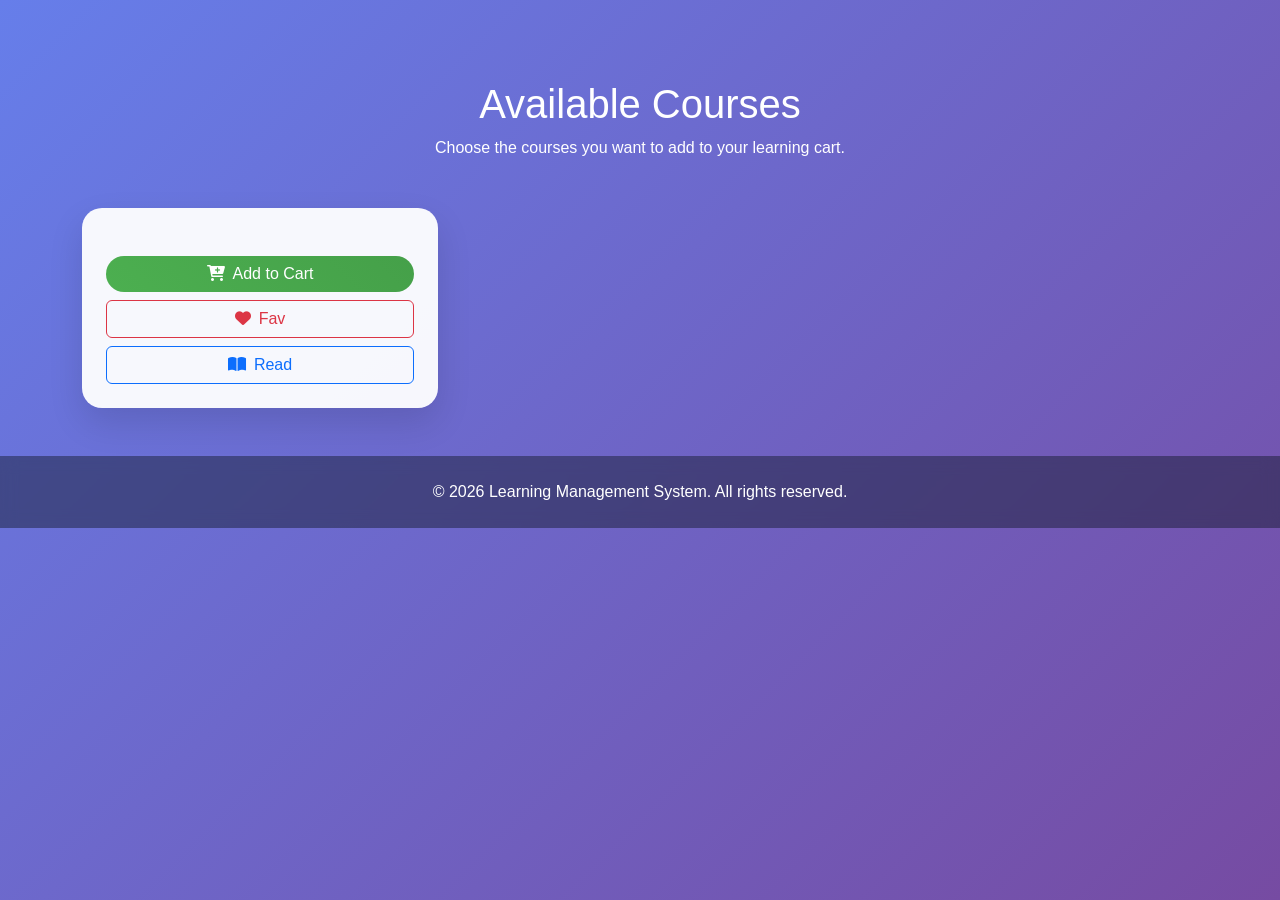
<file: demo/src/main/resources/templates/courses.html>
<!DOCTYPE html>
<html lang="en" xmlns:th="http://www.thymeleaf.org">
<head>
    <meta charset="UTF-8">
    <meta name="viewport" content="width=device-width, initial-scale=1.0">
    <title>Courses - Learning Management System</title>
    <link href="https://cdn.jsdelivr.net/npm/bootstrap@5.3.0/dist/css/bootstrap.min.css" rel="stylesheet">
    <link rel="stylesheet" href="https://cdnjs.cloudflare.com/ajax/libs/font-awesome/6.0.0/css/all.min.css">
    <style>
        body {
            background: linear-gradient(135deg, #667eea 0%, #764ba2 100%);
            min-height: 100vh;
            font-family: 'Segoe UI', Tahoma, Geneva, Verdana, sans-serif;
            color: #fff;
        }
        .page-header {
            padding: 5rem 0 2rem;
            text-align: center;
        }
        .course-card {
            background: rgba(255, 255, 255, 0.95);
            color: #333;
            border: none;
            border-radius: 20px;
            box-shadow: 0 15px 35px rgba(0, 0, 0, 0.12);
            overflow: hidden;
            transition: transform 0.3s ease;
        }
        .course-card:hover {
            transform: translateY(-8px);
        }
        .course-icon {
            font-size: 3rem;
            color: #667eea;
            margin-bottom: 1rem;
        }
        .btn-course {
            background: linear-gradient(45deg, #4CAF50, #45a049);
            border: none;
            border-radius: 25px;
            color: white;
        }
        .site-footer {
            background: rgba(17, 24, 39, 0.45);
            backdrop-filter: blur(8px);
        }
        .scroll-top-btn {
            position: fixed;
            right: 1rem;
            bottom: 1rem;
            width: 44px;
            height: 44px;
            border: none;
            border-radius: 50%;
            background: rgba(255, 255, 255, 0.25);
            color: #fff;
            z-index: 1200;
            display: none;
            box-shadow: 0 8px 20px rgba(0, 0, 0, 0.25);
        }
        .scroll-top-btn.show {
            display: inline-flex;
            align-items: center;
            justify-content: center;
        }
        .cart-success-modal .modal-content {
            border: none;
            border-radius: 18px;
            overflow: hidden;
            box-shadow: 0 20px 45px rgba(15, 23, 42, 0.25);
        }
        .cart-success-modal .modal-header {
            border-bottom: none;
            background: linear-gradient(135deg, #10b981, #059669);
            color: #fff;
        }
        .cart-success-modal .modal-title {
            font-weight: 700;
            letter-spacing: 0.01em;
        }
        .cart-success-modal .modal-body {
            color: #1f2937;
            font-size: 1rem;
            padding-top: 1.25rem;
        }
        .cart-success-modal .icon-wrap {
            width: 56px;
            height: 56px;
            border-radius: 50%;
            display: inline-flex;
            align-items: center;
            justify-content: center;
            background: rgba(16, 185, 129, 0.12);
            color: #059669;
            font-size: 1.35rem;
            margin-bottom: 0.85rem;
        }
        .cart-success-modal .modal-footer {
            border-top: none;
            gap: 0.5rem;
        }
        .btn-view-cart {
            background: linear-gradient(135deg, #6366f1, #4f46e5);
            color: #fff;
            border: none;
        }
        .btn-view-cart:hover {
            color: #fff;
            filter: brightness(0.95);
        }
    </style>
    <th:block th:replace="~{fragments/navbar :: navbarStyles}"></th:block>
</head>
<body>
    <nav th:replace="~{fragments/navbar :: navbarShell(false, true, '', '/home', false, '')}"></nav>

    <section class="page-header">
        <div class="container">
            <h1>Available Courses</h1>
            <p>Choose the courses you want to add to your learning cart.</p>
        </div>
    </section>

    <section class="container pb-5">
        <div class="row g-4">
            <div class="col-md-4" th:each="course : ${courses}">
                <div class="card course-card p-4 text-center h-100 d-flex flex-column">
                    <i class="" th:classappend="${course.icon} + ' course-icon'"></i>
                    <h3 th:text="${course.title}"></h3>
                    <p th:text="${course.description}"></p>
                    <div class="mt-auto d-grid gap-2">
                        <form th:action="@{/cart/add}" method="post">
                            <input type="hidden" name="courseId" th:value="${course.id}" />
                            <button type="submit" class="btn btn-course w-100"><i class="fas fa-cart-plus me-2"></i>Add to Cart</button>
                        </form>
                        <button type="button" class="btn btn-outline-danger w-100"
                                th:id="'favBtn-' + ${course.id}"
                                th:attr="data-course-id=${course.id}, data-course-title=${course.title}"
                                onclick="toggleFavorite(this.dataset.courseId, this.dataset.courseTitle)">
                            <i class="fas fa-heart me-2"></i><span class="fav-text">Fav</span>
                        </button>
                        <button type="button" class="btn btn-outline-primary w-100" th:onclick="'window.location.href=&quot;/course-detail?courseId=' + ${course.id} + '&quot;'">
                            <i class="fas fa-book-open me-2"></i>Read
                        </button>
                    </div>
                </div>
            </div>
        </div>
    </section>

    <footer class="site-footer text-white">
        <div class="container py-4 text-center">
            <p class="mb-0">&copy; 2026 Learning Management System. All rights reserved.</p>
        </div>
    </footer>
    <div class="modal fade cart-success-modal" id="cartSuccessModal" tabindex="-1" aria-labelledby="cartSuccessTitle" aria-hidden="true">
        <div class="modal-dialog modal-dialog-centered">
            <div class="modal-content">
                <div class="modal-header">
                    <h5 class="modal-title" id="cartSuccessTitle"><i class="fas fa-cart-check me-2"></i>Added to Cart</h5>
                    <button type="button" class="btn-close btn-close-white" data-bs-dismiss="modal" aria-label="Close"></button>
                </div>
                <div class="modal-body text-center">
                    <div class="icon-wrap mx-auto">
                        <i class="fas fa-check"></i>
                    </div>
                    <p id="cartSuccessMessage" class="mb-0">Course added to cart.</p>
                </div>
                <div class="modal-footer justify-content-center">
                    <button type="button" class="btn btn-outline-secondary" data-bs-dismiss="modal">Continue Shopping</button>
                    <a href="/cart" class="btn btn-view-cart">View Cart</a>
                </div>
            </div>
        </div>
    </div>
    <button id="scrollTopBtn" class="scroll-top-btn" onclick="scrollToTop()" aria-label="Back to top">
        <i class="fas fa-arrow-up"></i>
    </button>

    <script>
        let favoriteCourseIds = JSON.parse(localStorage.getItem('favoriteCourseIds') || '[]').map(String);

        function toggleFavorite(courseId, courseTitle) {
            courseId = String(courseId);
            const index = favoriteCourseIds.indexOf(courseId);
            if (index >= 0) {
                favoriteCourseIds.splice(index, 1);
            } else {
                favoriteCourseIds.push(courseId);
            }
            localStorage.setItem('favoriteCourseIds', JSON.stringify(favoriteCourseIds));
            updateFavoriteButtons();

            const body = new URLSearchParams();
            body.append('courseId', courseId);
            if (courseTitle) body.append('courseTitle', courseTitle);
            fetch('/api/favorites/toggle', { method: 'POST', body: body }).catch(() => {});
        }

        function syncFavoritesToServer() {
            if (!favoriteCourseIds.length) return;
            const body = new URLSearchParams();
            body.append('courseIds', JSON.stringify(favoriteCourseIds));
            fetch('/api/favorites/sync', { method: 'POST', body: body }).catch(() => {});
        }

        function updateFavoriteButtons() {
            const favorites = favoriteCourseIds.map(String);
            document.querySelectorAll('[id^="favBtn-"]').forEach(btn => {
                const id = btn.dataset.courseId || btn.id.replace('favBtn-', '');
                const text = btn.querySelector('.fav-text');
                if (favorites.includes(String(id))) {
                    btn.classList.remove('btn-outline-danger');
                    btn.classList.add('btn-danger');
                    if (text) text.textContent = 'Unfav';
                } else {
                    btn.classList.remove('btn-danger');
                    btn.classList.add('btn-outline-danger');
                    if (text) text.textContent = 'Fav';
                }
            });
        }

        function scrollToTop() {
            window.scrollTo({ top: 0, behavior: 'smooth' });
        }

        window.addEventListener('DOMContentLoaded', function() {
            updateFavoriteButtons();
            syncFavoritesToServer();
            const params = new URLSearchParams(window.location.search);
            const message = params.get('message');
            if (message) {
                const msgEl = document.getElementById('cartSuccessMessage');
                if (msgEl) msgEl.textContent = message;
                const modalEl = document.getElementById('cartSuccessModal');
                if (modalEl && window.bootstrap) {
                    new bootstrap.Modal(modalEl).show();
                }
                params.delete('message');
                const newQuery = params.toString();
                const cleanUrl = window.location.pathname + (newQuery ? `?${newQuery}` : '');
                window.history.replaceState({}, '', cleanUrl);
            }
        });

        window.addEventListener('scroll', () => {
            const btn = document.getElementById('scrollTopBtn');
            if (!btn) return;
            if (window.scrollY > 200) btn.classList.add('show');
            else btn.classList.remove('show');
        });
    </script>
    <script src="https://cdn.jsdelivr.net/npm/bootstrap@5.3.0/dist/js/bootstrap.bundle.min.js"></script>
</body>
</html>
</file>
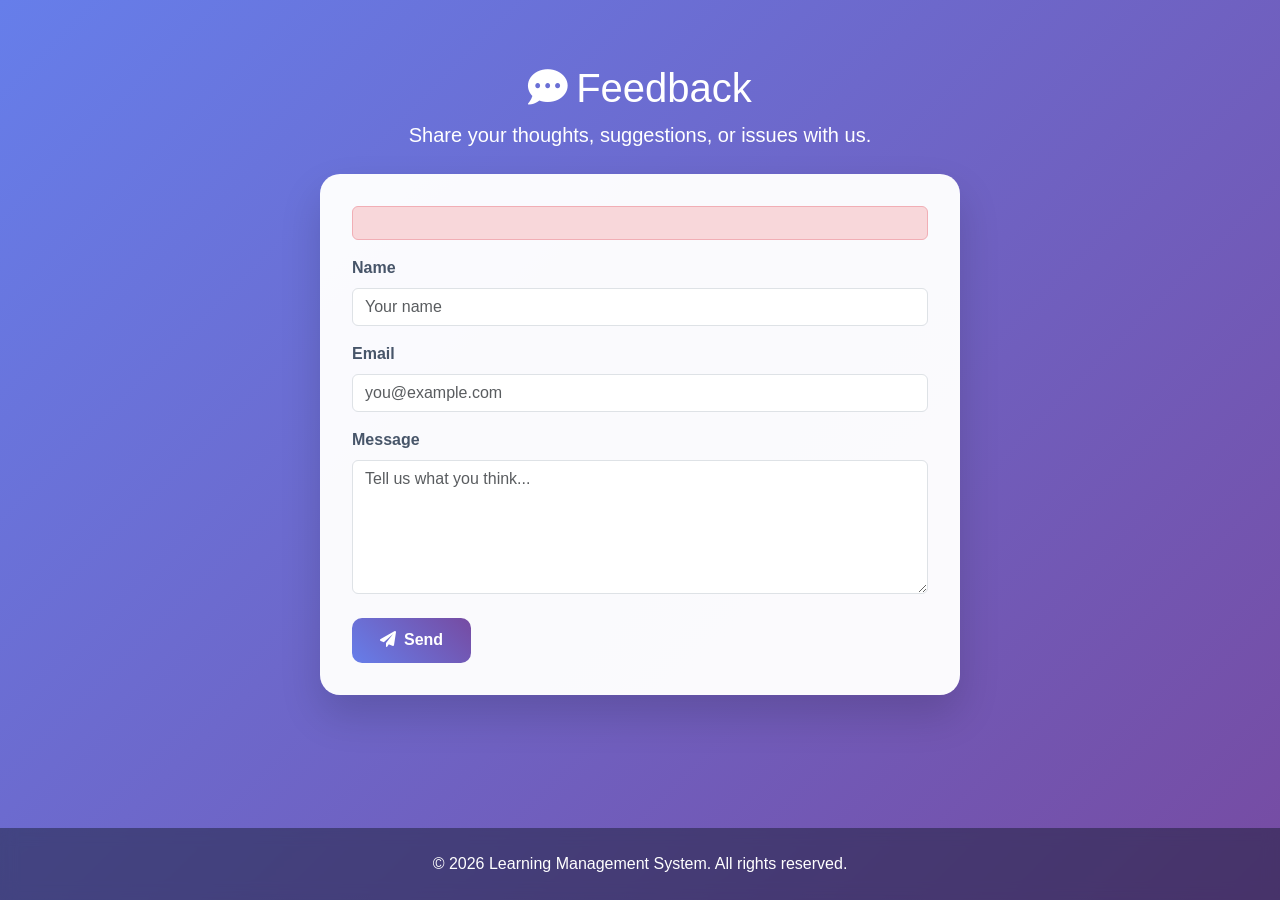
<file: demo/src/main/resources/templates/feedback.html>
<!DOCTYPE html>
<html lang="en" xmlns:th="http://www.thymeleaf.org">
<head>
    <meta charset="UTF-8">
    <meta name="viewport" content="width=device-width, initial-scale=1.0">
    <title>Feedback - Learning Management System</title>
    <link href="https://cdn.jsdelivr.net/npm/bootstrap@5.3.0/dist/css/bootstrap.min.css" rel="stylesheet">
    <link rel="stylesheet" href="https://cdnjs.cloudflare.com/ajax/libs/font-awesome/6.0.0/css/all.min.css">
    <style>
        body {
            background: linear-gradient(135deg, #667eea 0%, #764ba2 100%);
            min-height: 100vh;
            font-family: 'Segoe UI', Tahoma, Geneva, Verdana, sans-serif;
            color: #fff;
            display: flex;
            flex-direction: column;
        }
        .page-header {
            padding: 4rem 0 1.5rem;
            text-align: center;
        }
        .feedback-card {
            background: rgba(255, 255, 255, 0.97);
            color: #333;
            border-radius: 20px;
            box-shadow: 0 20px 40px rgba(0, 0, 0, 0.15);
            padding: 2rem;
            max-width: 640px;
            margin: 0 auto 3rem;
        }
        .feedback-card .form-label {
            font-weight: 600;
            color: #475569;
        }
        .btn-send {
            background: linear-gradient(45deg, #667eea, #764ba2);
            border: none;
            color: #fff;
            font-weight: 600;
            padding: 0.65rem 1.75rem;
            border-radius: 10px;
        }
        .btn-send:hover {
            color: #fff;
            transform: translateY(-1px);
            box-shadow: 0 6px 20px rgba(102, 126, 234, 0.4);
        }
        .site-footer {
            background: rgba(17, 24, 39, 0.45);
            backdrop-filter: blur(8px);
            margin-top: auto;
        }
    </style>
    <th:block th:replace="~{fragments/navbar :: navbarStyles}"></th:block>
</head>
<body>
    <nav th:replace="~{fragments/navbar :: navbarShell(false, false, '', '/home', false, 'feedback')}"></nav>

    <section class="page-header">
        <div class="container">
            <h1><i class="fas fa-comment-dots me-2"></i>Feedback</h1>
            <p class="lead mb-0">Share your thoughts, suggestions, or issues with us.</p>
        </div>
    </section>

    <section class="container flex-grow-1">
        <div class="feedback-card">
            <div th:if="${feedbackError}" class="alert alert-danger" th:text="${feedbackError}"></div>

            <form th:action="@{/feedback}" method="post" id="feedbackForm">
                <div class="mb-3">
                    <label for="name" class="form-label">Name</label>
                    <input type="text" class="form-control" id="name" name="name" required maxlength="120"
                           th:value="${formName != null} ? ${formName} : ${defaultName}"
                           placeholder="Your name">
                </div>
                <div class="mb-3">
                    <label for="email" class="form-label">Email</label>
                    <input type="email" class="form-control" id="email" name="email" required maxlength="255"
                           th:value="${formEmail != null} ? ${formEmail} : ${defaultEmail}"
                           placeholder="you@example.com">
                </div>
                <div class="mb-4">
                    <label for="message" class="form-label">Message</label>
                    <textarea class="form-control" id="message" name="message" rows="5" required maxlength="2000"
                              th:text="${formMessage}"
                              placeholder="Tell us what you think..."></textarea>
                </div>
                <button type="submit" class="btn btn-send">
                    <i class="fas fa-paper-plane me-2"></i>Send
                </button>
            </form>
        </div>
    </section>

    <footer class="site-footer text-white">
        <div class="container py-4 text-center">
            <p class="mb-0">&copy; 2026 Learning Management System. All rights reserved.</p>
        </div>
    </footer>

    <div class="modal fade" id="successModal" tabindex="-1" aria-labelledby="successModalLabel" aria-hidden="true">
        <div class="modal-dialog modal-dialog-centered">
            <div class="modal-content border-0 shadow-lg">
                <div class="modal-header border-0 bg-success text-white">
                    <h5 class="modal-title" id="successModalLabel">
                        <i class="fas fa-check-circle me-2"></i>Feedback sent successfully
                    </h5>
                    <button type="button" class="btn-close btn-close-white" data-bs-dismiss="modal" aria-label="Close"></button>
                </div>
                <div class="modal-body py-4 text-center">
                    <i class="fas fa-envelope-circle-check fa-3x text-success mb-3"></i>
                    <p class="mb-0 text-muted">Thank you! Your feedback has been saved. Our team will review it soon.</p>
                </div>
                <div class="modal-footer border-0 justify-content-center pb-4">
                    <button type="button" class="btn btn-success px-4" data-bs-dismiss="modal">OK</button>
                </div>
            </div>
        </div>
    </div>

    <script src="https://cdn.jsdelivr.net/npm/bootstrap@5.3.0/dist/js/bootstrap.bundle.min.js"></script>
    <script th:inline="javascript">
        const showSuccess = /*[[${feedbackSuccess}]]*/ false;
        if (showSuccess) {
            const modal = new bootstrap.Modal(document.getElementById('successModal'));
            modal.show();
        }
    </script>
</body>
</html>
</file>
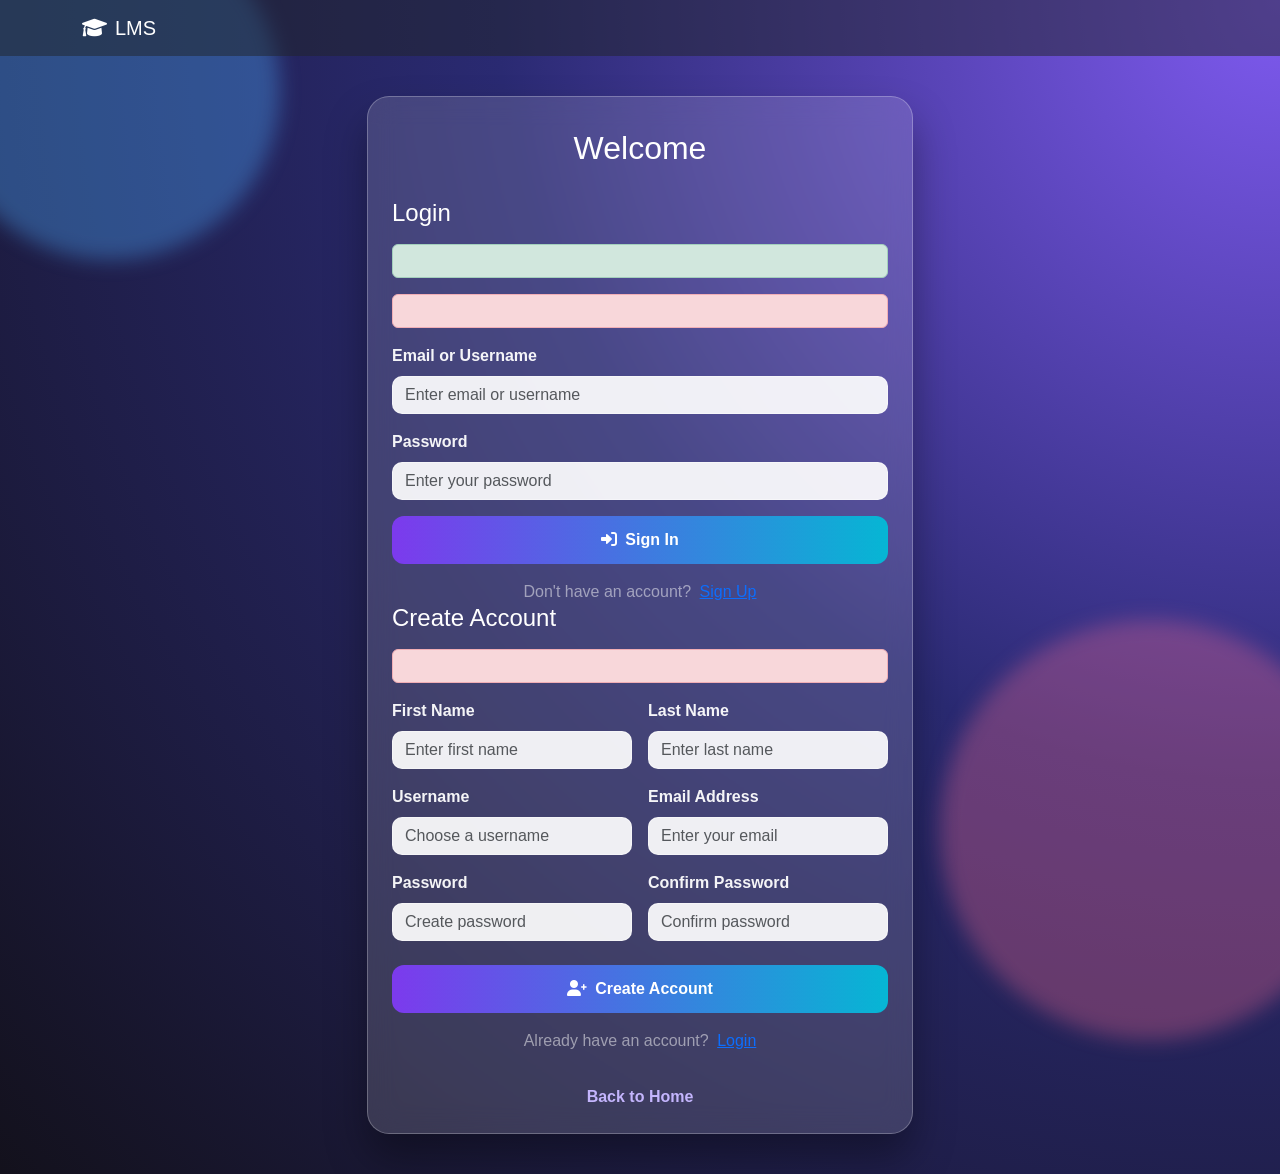
<file: demo/src/main/resources/templates/login.html>
<!DOCTYPE html>
<html lang="en" xmlns:th="http://www.thymeleaf.org">
<head>
    <meta charset="UTF-8">
    <meta name="viewport" content="width=device-width, initial-scale=1.0">
    <title>Auth - Learning Management System</title>
    <link href="https://cdn.jsdelivr.net/npm/bootstrap@5.3.0/dist/css/bootstrap.min.css" rel="stylesheet">
    <link rel="stylesheet" href="https://cdnjs.cloudflare.com/ajax/libs/font-awesome/6.0.0/css/all.min.css">
    <style>
        body {
            background: radial-gradient(circle at top right, #7f5af0 0%, #2a2a72 45%, #13111c 100%);
            min-height: 100vh;
            font-family: 'Segoe UI', Tahoma, Geneva, Verdana, sans-serif;
            position: relative;
            overflow-x: hidden;
        }
        body::before, body::after {
            content: "";
            position: fixed;
            border-radius: 50%;
            filter: blur(10px);
            z-index: 0;
        }
        body::before {
            width: 340px;
            height: 340px;
            top: -80px;
            left: -60px;
            background: rgba(79, 172, 254, 0.35);
        }
        body::after {
            width: 420px;
            height: 420px;
            bottom: -140px;
            right: -80px;
            background: rgba(255, 111, 145, 0.3);
        }
        .navbar, .auth-wrap {
            position: relative;
            z-index: 1;
        }
        .auth-wrap {
            padding: 2.5rem 0;
        }
        .auth-card {
            background: rgba(255, 255, 255, 0.14);
            border: 1px solid rgba(255, 255, 255, 0.25);
            border-radius: 22px;
            box-shadow: 0 24px 40px rgba(0, 0, 0, 0.35);
            backdrop-filter: blur(14px);
            color: #fff;
            overflow: hidden;
        }
        .auth-header {
            text-align: center;
            padding: 2rem 2rem 1rem;
        }
        .auth-subtitle {
            color: rgba(255, 255, 255, 0.85);
        }
        .form-label {
            color: rgba(255, 255, 255, 0.95);
        }
        .form-control {
            background: rgba(255, 255, 255, 0.92);
            border: 1px solid rgba(255, 255, 255, 0.4);
            border-radius: 10px;
        }
        .form-control:focus {
            border-color: #7dd3fc;
            box-shadow: 0 0 0 0.2rem rgba(125, 211, 252, 0.3);
        }
        .btn-auth {
            background: linear-gradient(90deg, #7c3aed, #06b6d4);
            border: 0;
            border-radius: 12px;
            color: #fff;
            font-weight: 600;
            padding: 0.75rem 1rem;
        }
        .auth-footer {
            text-align: center;
            color: rgba(255, 255, 255, 0.9);
            padding: 0.5rem 0 1.5rem;
        }
        .auth-footer a {
            color: #c4b5fd;
            text-decoration: none;
            font-weight: 600;
        }
    </style>
</head>
<body>
    <nav class="navbar navbar-expand-lg navbar-dark bg-dark bg-opacity-50">
        <div class="container">
            <a class="navbar-brand" href="/">
                <i class="fas fa-graduation-cap me-2"></i>LMS
            </a>
        </div>
    </nav>

    <div class="auth-wrap">
        <div class="container">
            <div class="row justify-content-center">
                <div class="col-md-8 col-lg-6">
                    <div class="auth-card">
                        <div class="auth-header">
                            <h2 class="mb-2">Welcome</h2>
                        </div>

                        <div class="p-4 pt-2">
                            <div id="login-pane" th:if="${authMode == null || authMode == 'login'}">
                                <h4 class="mb-3">Login</h4>
                                <div th:if="${signupSuccess}" class="alert alert-success" th:text="${signupSuccess}"></div>
                                <div th:if="${loginError}" class="alert alert-danger" th:text="${loginError}"></div>
                                <form action="/login" method="post">
                                    <div class="mb-3">
                                        <label for="loginEmailOrUsername" class="form-label fw-semibold">Email or Username</label>
                                        <input id="loginEmailOrUsername" name="emailOrUsername" type="text" class="form-control" placeholder="Enter email or username" th:value="${loginEmailOrUsername}" required>
                                    </div>
                                    <div class="mb-3">
                                        <label for="loginPassword" class="form-label fw-semibold">Password</label>
                                        <input id="loginPassword" name="password" type="password" class="form-control" placeholder="Enter your password" required>
                                    </div>
                                    <button type="submit" class="btn btn-auth w-100">
                                        <i class="fas fa-sign-in-alt me-2"></i>Sign In
                                    </button>
                                </form>
                                <div class="text-center mt-3">
                                    <span class="text-white-50">Don't have an account?</span>
                                    <a href="/signup" class="ms-1">Sign Up</a>
                                </div>
                            </div>

                            <div id="signup-pane" th:if="${authMode == 'signup'}">
                                <h4 class="mb-3">Create Account</h4>
                                <div th:if="${signupError}" class="alert alert-danger" th:text="${signupError}"></div>
                                <form action="/signup" method="post">
                                    <div class="row g-3">
                                        <div class="col-md-6">
                                            <label for="firstName" class="form-label fw-semibold">First Name</label>
                                            <input id="firstName" name="firstName" type="text" class="form-control" placeholder="Enter first name" th:value="${signupFirstName}" required>
                                        </div>
                                        <div class="col-md-6">
                                            <label for="lastName" class="form-label fw-semibold">Last Name</label>
                                            <input id="lastName" name="lastName" type="text" class="form-control" placeholder="Enter last name" th:value="${signupLastName}" required>
                                        </div>
                                        <div class="col-md-6">
                                            <label for="signupUsername" class="form-label fw-semibold">Username</label>
                                            <input id="signupUsername" name="username" type="text" class="form-control" placeholder="Choose a username" th:value="${signupUsername}" pattern="[a-zA-Z0-9_]{3,30}" title="3–30 characters: letters, numbers, underscore" required>
                                        </div>
                                        <div class="col-md-6">
                                            <label for="signupEmail" class="form-label fw-semibold">Email Address</label>
                                            <input id="signupEmail" name="email" type="email" class="form-control" placeholder="Enter your email" th:value="${signupEmail}" required>
                                        </div>
                                        <div class="col-md-6">
                                            <label for="signupPassword" class="form-label fw-semibold">Password</label>
                                            <input id="signupPassword" name="password" type="password" class="form-control" placeholder="Create password" required>
                                        </div>
                                        <div class="col-md-6">
                                            <label for="confirmPassword" class="form-label fw-semibold">Confirm Password</label>
                                            <input id="confirmPassword" name="confirmPassword" type="password" class="form-control" placeholder="Confirm password" required>
                                        </div>
                                    </div>
                                    <button type="submit" class="btn btn-auth w-100 mt-4">
                                        <i class="fas fa-user-plus me-2"></i>Create Account
                                    </button>
                                </form>
                                <div class="text-center mt-3">
                                    <span class="text-white-50">Already have an account?</span>
                                    <a href="/login" class="ms-1">Login</a>
                                </div>
                            </div>
                        </div>

                        <div class="auth-footer">
                            <a href="/">Back to Home</a>
                        </div>
                    </div>
                </div>
            </div>
        </div>
    </div>
    <script src="https://cdn.jsdelivr.net/npm/bootstrap@5.3.0/dist/js/bootstrap.bundle.min.js"></script>
</body>
</html>
</file>
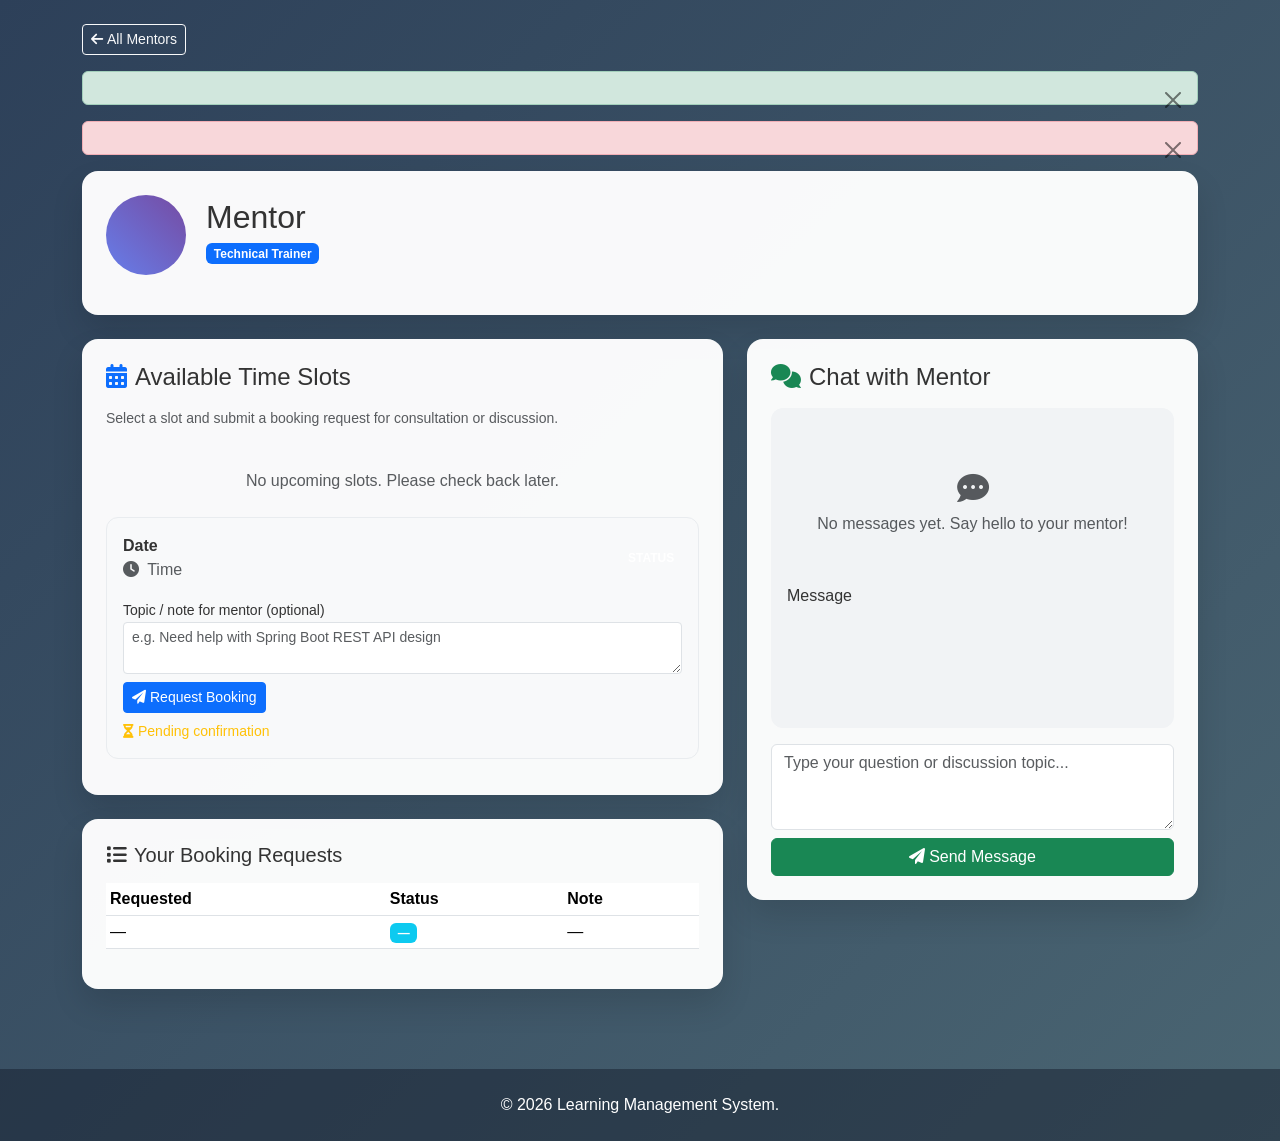
<file: demo/src/main/resources/templates/mentor-detail.html>
<!DOCTYPE html>
<html lang="en" xmlns:th="http://www.thymeleaf.org">
<head>
    <meta charset="UTF-8">
    <meta name="viewport" content="width=device-width, initial-scale=1.0">
    <title th:text="${mentor.name} + ' - Mentor Session'">Mentor</title>
    <link href="https://cdn.jsdelivr.net/npm/bootstrap@5.3.0/dist/css/bootstrap.min.css" rel="stylesheet">
    <link rel="stylesheet" href="https://cdnjs.cloudflare.com/ajax/libs/font-awesome/6.0.0/css/all.min.css">
    <style>
        body {
            background: linear-gradient(135deg, #2d4059 0%, #4a6572 100%);
            min-height: 100vh;
            font-family: 'Segoe UI', Tahoma, Geneva, Verdana, sans-serif;
            color: #333;
        }
        .panel-card {
            background: rgba(255, 255, 255, 0.97);
            border-radius: 16px;
            box-shadow: 0 16px 32px rgba(0, 0, 0, 0.12);
            padding: 1.5rem;
            margin-bottom: 1.5rem;
        }
        .mentor-hero {
            display: flex;
            align-items: center;
            gap: 1.25rem;
            flex-wrap: wrap;
        }
        .mentor-avatar {
            width: 80px;
            height: 80px;
            border-radius: 50%;
            background: linear-gradient(45deg, #667eea, #764ba2);
            color: #fff;
            display: flex;
            align-items: center;
            justify-content: center;
            font-size: 2rem;
        }
        .slot-row {
            border: 1px solid #e9ecef;
            border-radius: 12px;
            padding: 1rem;
            margin-bottom: 0.75rem;
            background: #f8f9fa;
        }
        .chat-box {
            height: 320px;
            overflow-y: auto;
            background: #f1f3f5;
            border-radius: 12px;
            padding: 1rem;
            margin-bottom: 1rem;
        }
        .chat-bubble {
            max-width: 85%;
            padding: 0.65rem 1rem;
            border-radius: 14px;
            margin-bottom: 0.75rem;
            font-size: 0.95rem;
        }
        .chat-bubble.user {
            background: #0d6efd;
            color: #fff;
            margin-left: auto;
        }
        .chat-bubble.mentor {
            background: #fff;
            border: 1px solid #dee2e6;
        }
        .chat-meta { font-size: 0.75rem; opacity: 0.75; margin-top: 0.25rem; }
        .site-footer { background: rgba(17, 24, 39, 0.45); color: #fff; margin-top: 2rem; }
    </style>
    <th:block th:replace="~{fragments/navbar :: navbarStyles}"></th:block>
</head>
<body>
    <nav th:replace="~{fragments/navbar :: navbarShell(false, false, 'mentoring', '/home', false, '')}"></nav>

    <div class="container py-4">
        <a href="/mentoring" class="btn btn-sm btn-outline-light mb-3">
            <i class="fas fa-arrow-left me-1"></i>All Mentors
        </a>
        <div th:if="${message}" class="alert alert-success alert-dismissible fade show">
            <span th:text="${message}"></span>
            <button type="button" class="btn-close" data-bs-dismiss="alert"></button>
        </div>
        <div th:if="${error}" class="alert alert-danger alert-dismissible fade show">
            <span th:text="${error}"></span>
            <button type="button" class="btn-close" data-bs-dismiss="alert"></button>
        </div>

        <div class="panel-card">
            <div class="mentor-hero">
                <div class="mentor-avatar"><i th:class="${mentor.iconClass}"></i></div>
                <div>
                    <h2 class="mb-1" th:text="${mentor.name}">Mentor</h2>
                    <span class="badge bg-primary mb-2" th:text="${mentor.position}">Technical Trainer</span>
                    <p class="text-muted mb-0" th:text="${mentor.expertise}"></p>
                </div>
            </div>
            <p class="mt-3 mb-0" th:text="${mentor.bio}"></p>
        </div>

        <div class="row">
            <div class="col-lg-7">
                <div class="panel-card">
                    <h4 class="mb-3"><i class="fas fa-calendar-alt me-2 text-primary"></i>Available Time Slots</h4>
                    <p class="text-muted small">Select a slot and submit a booking request for consultation or discussion.</p>

                    <div th:if="${#lists.isEmpty(slots)}" class="text-center text-muted py-4">
                        No upcoming slots. Please check back later.
                    </div>

                    <div th:each="slot : ${slots}">
                        <div class="slot-row">
                            <div class="d-flex flex-wrap justify-content-between align-items-center gap-2">
                                <div>
                                    <strong th:text="${#temporals.format(slot.startTime, 'EEE, dd MMM yyyy')}">Date</strong>
                                    <div class="text-muted">
                                        <i class="fas fa-clock me-1"></i>
                                        <span th:text="${#temporals.format(slot.startTime, 'HH:mm')} + ' - ' + ${#temporals.format(slot.endTime, 'HH:mm')}">Time</span>
                                    </div>
                                </div>
                                <span class="badge"
                                      th:classappend="${slot.status == 'AVAILABLE'} ? 'bg-success' : (${slot.status == 'REQUESTED'} ? 'bg-warning text-dark' : 'bg-secondary')"
                                      th:text="${slot.status}">STATUS</span>
                            </div>

                            <form th:if="${slot.status == 'AVAILABLE'}" method="POST" action="/mentoring/book" class="mt-3">
                                <input type="hidden" name="slotId" th:value="${slot.id}" />
                                <input type="hidden" name="mentorId" th:value="${mentor.id}" />
                                <div class="mb-2">
                                    <label class="form-label small mb-0">Topic / note for mentor (optional)</label>
                                    <textarea name="studentNote" class="form-control form-control-sm" rows="2"
                                              placeholder="e.g. Need help with Spring Boot REST API design"></textarea>
                                </div>
                                <button type="submit" class="btn btn-primary btn-sm">
                                    <i class="fas fa-paper-plane me-1"></i>Request Booking
                                </button>
                            </form>
                            <p th:if="${slot.status == 'REQUESTED'}" class="small text-warning mb-0 mt-2">
                                <i class="fas fa-hourglass-half me-1"></i>Pending confirmation
                            </p>
                        </div>
                    </div>
                </div>

                <div class="panel-card" th:unless="${#lists.isEmpty(bookings)}">
                    <h5 class="mb-3"><i class="fas fa-list me-2"></i>Your Booking Requests</h5>
                    <div class="table-responsive">
                        <table class="table table-sm">
                            <thead>
                                <tr>
                                    <th>Requested</th>
                                    <th>Status</th>
                                    <th>Note</th>
                                </tr>
                            </thead>
                            <tbody>
                                <tr th:each="b : ${bookings}">
                                    <td th:text="${#temporals.format(b.requestedAt, 'dd MMM yyyy HH:mm')}">—</td>
                                    <td><span class="badge bg-info" th:text="${b.status}">—</span></td>
                                    <td th:text="${#strings.isEmpty(b.studentNote)} ? '—' : ${b.studentNote}">—</td>
                                </tr>
                            </tbody>
                        </table>
                    </div>
                </div>
            </div>

            <div class="col-lg-5">
                <div class="panel-card" id="chat">
                    <h4 class="mb-3"><i class="fas fa-comments me-2 text-success"></i>Chat with Mentor</h4>
                    <div class="chat-box" id="chatBox">
                        <div th:if="${#lists.isEmpty(chatMessages)}" class="text-center text-muted py-5">
                            <i class="fas fa-comment-dots fa-2x mb-2"></i>
                            <p class="mb-0">No messages yet. Say hello to your mentor!</p>
                        </div>
                        <div th:each="msg : ${chatMessages}"
                             th:class="${msg.sender == 'USER'} ? 'chat-bubble user' : 'chat-bubble mentor'">
                            <div th:text="${msg.content}">Message</div>
                            <div class="chat-meta"
                                 th:text="${msg.sender == 'USER'} ? 'You' : ${mentor.name}"
                                 th:classappend="${msg.sender == 'USER'} ? ' text-end' : ''"></div>
                            <div class="chat-meta"
                                 th:text="${#temporals.format(msg.sentAt, 'dd MMM HH:mm')}"
                                 th:classappend="${msg.sender == 'USER'} ? ' text-end' : ''"></div>
                        </div>
                    </div>
                    <form method="POST" action="/mentoring/chat">
                        <input type="hidden" name="mentorId" th:value="${mentor.id}" />
                        <div class="mb-2">
                            <textarea name="content" class="form-control" rows="3" required
                                      placeholder="Type your question or discussion topic..."></textarea>
                        </div>
                        <button type="submit" class="btn btn-success w-100">
                            <i class="fas fa-paper-plane me-1"></i>Send Message
                        </button>
                    </form>
                </div>
            </div>
        </div>
    </div>

    <footer class="site-footer">
        <div class="container py-4 text-center">
            <p class="mb-0">&copy; 2026 Learning Management System.</p>
        </div>
    </footer>
    <script>
        document.addEventListener('DOMContentLoaded', function() {
            const chatBox = document.getElementById('chatBox');
            if (chatBox) chatBox.scrollTop = chatBox.scrollHeight;
        });
    </script>
    <script src="https://cdn.jsdelivr.net/npm/bootstrap@5.3.0/dist/js/bootstrap.bundle.min.js"></script>
</body>
</html>
</file>
<file: Lectures/FEE/styles.css>
body {
    font-family: Arial, sans-serif;
    background-color: #f0f0f0;
}

h1 {
    color: rgb(115, 9, 101);
    text-align: center;
}

p {
    font-size: 18px;
    color: rgb(118, 13, 179);
}

button {
    background-color: rgb(175, 142, 80);
    color: white;
    padding: 10px;
    border: none;
    cursor: pointer;
}

button:hover {
    background-color: rgb(200, 121, 24);
}
</file>
